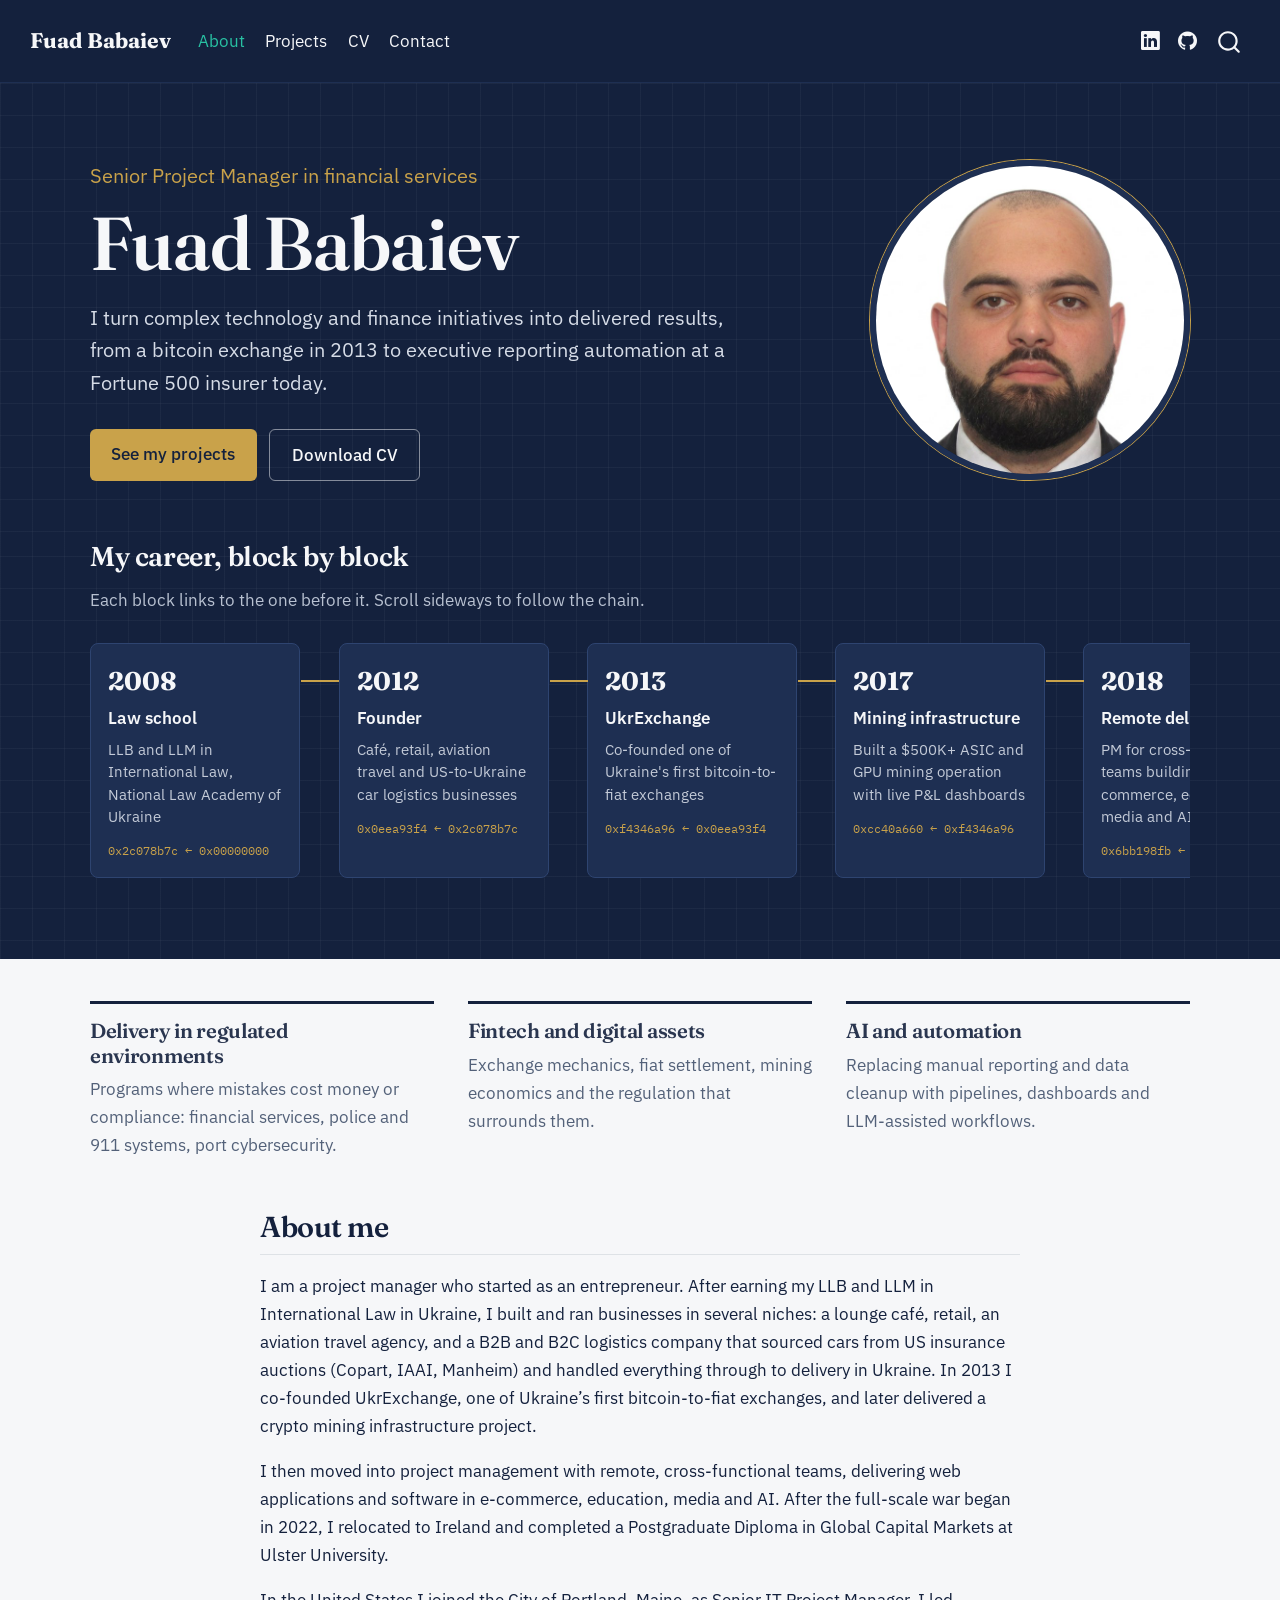
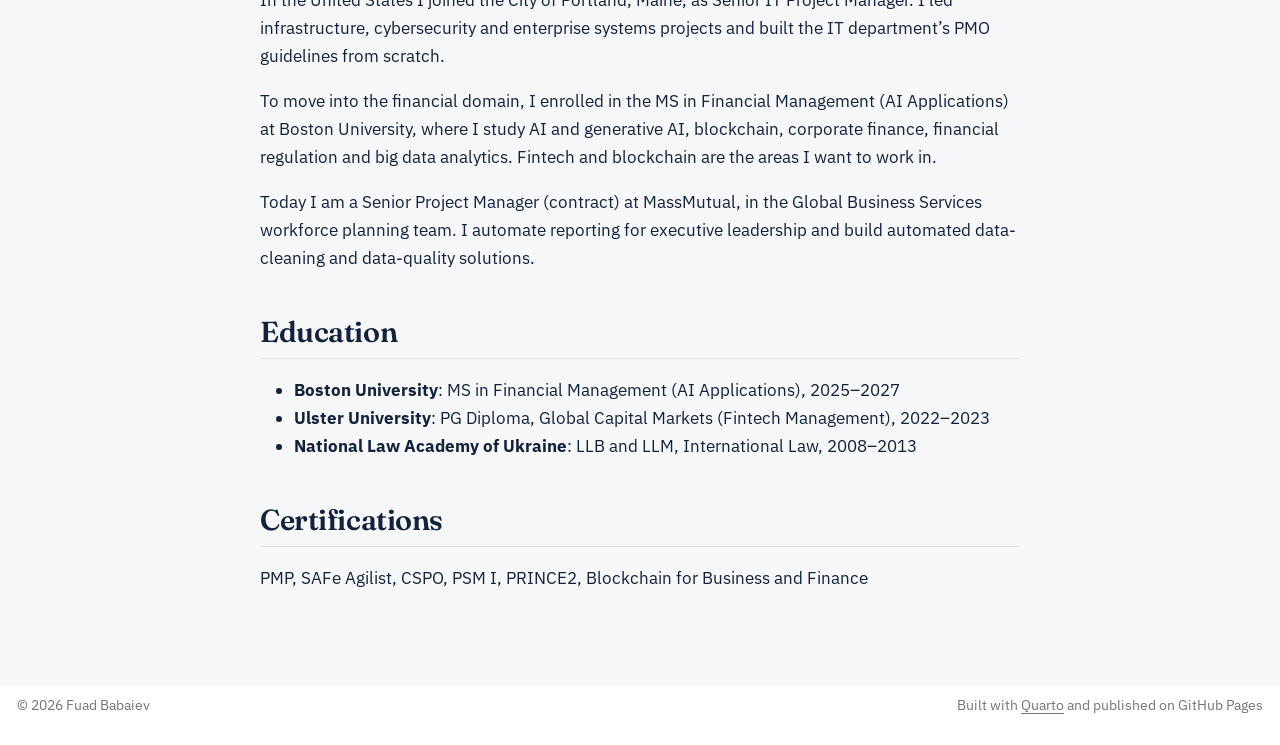
<file: index.html>
<!DOCTYPE html>
<html xmlns="http://www.w3.org/1999/xhtml" lang="en" xml:lang="en"><head>

<meta charset="utf-8">
<meta name="generator" content="quarto-1.10.19">

<meta name="viewport" content="width=device-width, initial-scale=1.0, user-scalable=yes">


<title>Fuad Babaiev | Senior Project Manager, fintech and AI – Fuad Babaiev</title>
<style>
/* Default styles provided by pandoc.
** See https://pandoc.org/MANUAL.html#variables-for-html for config info.
*/
span.smallcaps{font-variant: small-caps;}
div.columns{display: flex; gap: 1.5em;}
div.column{flex: auto;}
@media screen {
div.columns{gap: min(4vw, 1.5em);}
div.column{overflow-x: auto;}
}
div.hanging-indent{margin-left: 1.5em; text-indent: -1.5em;}
ul.task-list{list-style: none;}
ul.task-list li input[type="checkbox"] {
  width: 0.8em;
  margin: 0 0.8em 0.2em -1em; /* quarto-specific, see https://github.com/quarto-dev/quarto-cli/issues/4556 */ 
  vertical-align: middle;
}
</style>


<script src="site_libs/quarto-nav/quarto-nav.js"></script>
<script src="site_libs/quarto-nav/headroom.min.js"></script>
<script src="site_libs/clipboard/clipboard.min.js"></script>
<script src="site_libs/quarto-search/autocomplete.umd.js"></script>
<script src="site_libs/quarto-search/fuse.min.js"></script>
<script src="site_libs/quarto-search/quarto-search.js"></script>
<meta name="quarto:offset" content="./">
<script src="site_libs/quarto-html/quarto.js" type="module"></script>
<script src="site_libs/quarto-html/tabsets/tabsets.js" type="module"></script>
<script src="site_libs/quarto-html/popper.min.js"></script>
<script src="site_libs/quarto-html/tippy.umd.min.js"></script>
<script src="site_libs/quarto-html/anchor.min.js"></script>
<link href="site_libs/quarto-html/tippy.css" rel="stylesheet">
<link href="site_libs/quarto-html/quarto-syntax-highlighting-bf27225e3a48a9273f3daa8f8e829971.css" rel="stylesheet" id="quarto-text-highlighting-styles">
<script src="site_libs/bootstrap/bootstrap.min.js"></script>
<link href="site_libs/bootstrap/bootstrap-icons.css" rel="stylesheet">
<link href="site_libs/bootstrap/bootstrap-7319129f22dfcd5f58a5138ba419b4db.min.css" rel="stylesheet" append-hash="true" id="quarto-bootstrap" data-mode="light">
<script id="quarto-search-options" type="application/json">{
  "location": "navbar",
  "copy-button": false,
  "collapse-after": 3,
  "panel-placement": "end",
  "type": "overlay",
  "limit": 50,
  "keyboard-shortcut": [
    "f",
    "/",
    "s"
  ],
  "show-item-context": false,
  "language": {
    "search-no-results-text": "No results",
    "search-matching-documents-text": "matching documents",
    "search-copy-link-title": "Copy link to search",
    "search-hide-matches-text": "Hide additional matches",
    "search-more-match-text": "more match in this document",
    "search-more-matches-text": "more matches in this document",
    "search-clear-button-title": "Clear",
    "search-text-placeholder": "",
    "search-detached-cancel-button-title": "Cancel",
    "search-submit-button-title": "Submit",
    "search-label": "Search"
  }
}</script>
<style>html{ scroll-behavior: smooth; }</style>


<link rel="stylesheet" href="styles.css">
</head>

<body class="nav-fixed quarto-light">

<div id="quarto-search-results"></div>
  <header id="quarto-header" class="headroom fixed-top">
    <nav class="navbar navbar-expand-lg " data-bs-theme="dark">
      <div class="navbar-container container-fluid">
      <div class="navbar-brand-container mx-auto">
    <a class="navbar-brand" href="./index.html">
    <span class="navbar-title">Fuad Babaiev</span>
    </a>
  </div>
            <div id="quarto-search" class="" title="Search"></div>
          <button class="navbar-toggler" type="button" data-bs-toggle="collapse" data-bs-target="#navbarCollapse" aria-controls="navbarCollapse" role="menu" aria-expanded="false" aria-label="Toggle navigation" onclick="if (window.quartoToggleHeadroom) { window.quartoToggleHeadroom(); }">
  <span class="navbar-toggler-icon"></span>
</button>
          <div class="collapse navbar-collapse" id="navbarCollapse">
            <ul class="navbar-nav navbar-nav-scroll me-auto">
  <li class="nav-item">
    <a class="nav-link active" href="./index.html" aria-current="page"> 
<span class="menu-text">About</span></a>
  </li>  
  <li class="nav-item">
    <a class="nav-link" href="./projects.html"> 
<span class="menu-text">Projects</span></a>
  </li>  
  <li class="nav-item">
    <a class="nav-link" href="./cv.html"> 
<span class="menu-text">CV</span></a>
  </li>  
  <li class="nav-item">
    <a class="nav-link" href="./contact.html"> 
<span class="menu-text">Contact</span></a>
  </li>  
</ul>
            <ul class="navbar-nav navbar-nav-scroll ms-auto">
  <li class="nav-item compact">
    <a class="nav-link" href="https://www.linkedin.com/in/fuad-babaiev"> <i class="bi bi-linkedin" role="img" aria-label="LinkedIn">
</i> 
<span class="menu-text"></span></a>
  </li>  
  <li class="nav-item compact">
    <a class="nav-link" href="https://github.com/fuadbbv"> <i class="bi bi-github" role="img" aria-label="GitHub">
</i> 
<span class="menu-text"></span></a>
  </li>  
</ul>
          </div> <!-- /navcollapse -->
            <div class="quarto-navbar-tools">
</div>
      </div> <!-- /container-fluid -->
    </nav>
</header>
<!-- content -->
<div id="quarto-content" class="quarto-container page-columns page-rows-contents page-layout-full page-navbar">
<!-- sidebar -->
<!-- margin-sidebar -->
    
<!-- main -->
<main class="content column-page" id="quarto-document-content"><header id="title-block-header" class="quarto-title-block"></header>




<section class="hero">
  <div class="hero-inner">
    <div>
      <p class="hero-role">Senior Project Manager in financial services</p>
      <h1>Fuad Babaiev</h1>
      <p class="hero-lede">I turn complex technology and finance initiatives into delivered results, from a bitcoin exchange in 2013 to executive reporting automation at a Fortune 500 insurer today.</p>
      <div class="hero-actions">
        <a class="btn-solid" href="projects.html">See my projects</a>
        <a class="btn-line" href="files/Fuad_Babaiev_CV.pdf">Download CV</a>
      </div>
    </div>
    <img class="hero-photo" src="images/fuad.jpg" alt="Portrait of Fuad Babaiev">
  </div>
</section>

<section class="chain-section" aria-labelledby="chain-title">
  <div class="chain-head">
    <h2 id="chain-title" class="anchored">My career, block by block</h2>
    <p>Each block links to the one before it. Scroll sideways to follow the chain.</p>
  </div>
  <div class="chain" id="chain" tabindex="0" aria-label="Career timeline">
    <article class="block"><div class="year">2008</div><div class="name">Law school</div><div class="what">LLB and LLM in International Law, National Law Academy of Ukraine</div><div class="hash"></div></article>
    <article class="block"><div class="year">2012</div><div class="name">Founder</div><div class="what">Café, retail, aviation travel and US-to-Ukraine car logistics businesses</div><div class="hash"></div></article>
    <article class="block"><div class="year">2013</div><div class="name">UkrExchange</div><div class="what">Co-founded one of Ukraine's first bitcoin-to-fiat exchanges</div><div class="hash"></div></article>
    <article class="block"><div class="year">2017</div><div class="name">Mining infrastructure</div><div class="what">Built a $500K+ ASIC and GPU mining operation with live P&amp;L dashboards</div><div class="hash"></div></article>
    <article class="block"><div class="year">2018</div><div class="name">Remote delivery</div><div class="what">PM for cross-functional teams building e-commerce, education, media and AI products</div><div class="hash"></div></article>
    <article class="block"><div class="year">2022</div><div class="name">Ireland</div><div class="what">PG Diploma in Global Capital Markets, Ulster University</div><div class="hash"></div></article>
    <article class="block"><div class="year">2023</div><div class="name">City of Portland</div><div class="what">Senior IT PM: infrastructure, cybersecurity and a PMO built from scratch</div><div class="hash"></div></article>
    <article class="block"><div class="year">2025</div><div class="name">Boston University</div><div class="what">MS in Financial Management (AI Applications)</div><div class="hash"></div></article>
    <article class="block current"><div class="year">2026</div><div class="name">MassMutual</div><div class="what">Senior PM, automating executive reporting and data quality</div><div class="hash"></div></article>
  </div>
</section>

<section class="focus" aria-label="Focus areas">
  <div>
    <h3 class="anchored">Delivery in regulated environments</h3>
    <p>Programs where mistakes cost money or compliance: financial services, police and 911 systems, port cybersecurity.</p>
  </div>
  <div>
    <h3 class="anchored">Fintech and digital assets</h3>
    <p>Exchange mechanics, fiat settlement, mining economics and the regulation that surrounds them.</p>
  </div>
  <div>
    <h3 class="anchored">AI and automation</h3>
    <p>Replacing manual reporting and data cleanup with pipelines, dashboards and LLM-assisted workflows.</p>
  </div>
</section>
<div class="home-body">
<section id="about-me" class="level2">
<h2 class="anchored" data-anchor-id="about-me">About me</h2>
<p>I am a project manager who started as an entrepreneur. After earning my LLB and LLM in International Law in Ukraine, I built and ran businesses in several niches: a lounge café, retail, an aviation travel agency, and a B2B and B2C logistics company that sourced cars from US insurance auctions (Copart, IAAI, Manheim) and handled everything through to delivery in Ukraine. In 2013 I co-founded UkrExchange, one of Ukraine’s first bitcoin-to-fiat exchanges, and later delivered a crypto mining infrastructure project.</p>
<p>I then moved into project management with remote, cross-functional teams, delivering web applications and software in e-commerce, education, media and AI. After the full-scale war began in 2022, I relocated to Ireland and completed a Postgraduate Diploma in Global Capital Markets at Ulster University.</p>
<p>In the United States I joined the City of Portland, Maine, as Senior IT Project Manager. I led infrastructure, cybersecurity and enterprise systems projects and built the IT department’s PMO guidelines from scratch.</p>
<p>To move into the financial domain, I enrolled in the MS in Financial Management (AI Applications) at Boston University, where I study AI and generative AI, blockchain, corporate finance, financial regulation and big data analytics. Fintech and blockchain are the areas I want to work in.</p>
<p>Today I am a Senior Project Manager (contract) at MassMutual, in the Global Business Services workforce planning team. I automate reporting for executive leadership and build automated data-cleaning and data-quality solutions.</p>
</section>
<section id="education" class="level2">
<h2 class="anchored" data-anchor-id="education">Education</h2>
<ul>
<li><strong>Boston University</strong>: MS in Financial Management (AI Applications), 2025–2027</li>
<li><strong>Ulster University</strong>: PG Diploma, Global Capital Markets (Fintech Management), 2022–2023</li>
<li><strong>National Law Academy of Ukraine</strong>: LLB and LLM, International Law, 2008–2013</li>
</ul>
</section>
<section id="certifications" class="level2">
<h2 class="anchored" data-anchor-id="certifications">Certifications</h2>
<p>PMP, SAFe Agilist, CSPO, PSM I, PRINCE2, Blockchain for Business and Finance</p>
</section>
</div>



</main> <!-- /main -->
<script>
(function () {
  var chain = document.getElementById("chain");
  if (!chain) return;
  var blocks = chain.querySelectorAll(".block");

  // Tiny FNV-1a hash so every block gets a stable, block-specific "hash"
  function fnv(str) {
    var h = 0x811c9dc5;
    for (var i = 0; i < str.length; i++) {
      h ^= str.charCodeAt(i);
      h = Math.imul(h, 0x01000193) >>> 0;
    }
    return ("00000000" + h.toString(16)).slice(-8);
  }

  var prev = "00000000";
  var hashes = [];
  blocks.forEach(function (b) {
    var h = fnv(prev + b.textContent);
    hashes.push({ el: b.querySelector(".hash"), text: "0x" + h + " ← 0x" + prev });
    prev = h;
  });

  var reduce = window.matchMedia("(prefers-reduced-motion: reduce)").matches;
  if (reduce) {
    hashes.forEach(function (x) { x.el.textContent = x.text; });
    return;
  }

  // One orchestrated moment: blocks are mined one after another
  var hex = "0123456789abcdef";
  function scramble(target, el, done) {
    var frames = 0;
    var timer = setInterval(function () {
      frames++;
      el.textContent = target.split("").map(function (c) {
        return /[0-9a-f]/.test(c) ? hex[Math.floor(Math.random() * 16)] : c;
      }).join("");
      if (frames > 8) { clearInterval(timer); el.textContent = target; if (done) done(); }
    }, 45);
  }

  chain.classList.add("is-building");
  blocks.forEach(function (b, i) {
    var delay = i * 260;
    b.style.animationDelay = delay + "ms";
    setTimeout(function () { scramble(hashes[i].text, hashes[i].el); }, delay + 150);
  });
})();
</script>
<script id="quarto-html-after-body" type="application/javascript">
  window.document.addEventListener("DOMContentLoaded", function (event) {
    const icon = "";
    const anchorJS = new window.AnchorJS();
    anchorJS.options = {
      placement: 'right',
      icon: icon
    };
    anchorJS.add('.anchored');
    const isCodeAnnotation = (el) => {
      for (const clz of el.classList) {
        if (clz.startsWith('code-annotation-')) {                     
          return true;
        }
      }
      return false;
    }
    const onCopySuccess = function(e) {
      // button target
      const button = e.trigger;
      // don't keep focus
      button.blur();
      // flash "checked"
      button.classList.add('code-copy-button-checked');
      var currentTitle = button.getAttribute("title");
      button.setAttribute("title", "Copied!");
      let tooltip;
      if (window.bootstrap) {
        button.setAttribute("data-bs-toggle", "tooltip");
        button.setAttribute("data-bs-placement", "left");
        button.setAttribute("data-bs-title", "Copied!");
        tooltip = new bootstrap.Tooltip(button, 
          { trigger: "manual", 
            customClass: "code-copy-button-tooltip",
            offset: [0, -8]});
        tooltip.show();    
      }
      setTimeout(function() {
        if (tooltip) {
          tooltip.hide();
          button.removeAttribute("data-bs-title");
          button.removeAttribute("data-bs-toggle");
          button.removeAttribute("data-bs-placement");
        }
        button.setAttribute("title", currentTitle);
        button.classList.remove('code-copy-button-checked');
      }, 1000);
      // clear code selection
      e.clearSelection();
    }
    const getTextToCopy = function(trigger) {
      const outerScaffold = trigger.parentElement.cloneNode(true);
      const codeEl = outerScaffold.querySelector('code');
      for (const childEl of codeEl.children) {
        if (isCodeAnnotation(childEl)) {
          childEl.remove();
        }
      }
      return codeEl.innerText;
    }
    const clipboard = new window.ClipboardJS('.code-copy-button:not([data-in-quarto-modal])', {
      text: getTextToCopy
    });
    clipboard.on('success', onCopySuccess);
    if (window.document.getElementById('quarto-embedded-source-code-modal')) {
      const clipboardModal = new window.ClipboardJS('.code-copy-button[data-in-quarto-modal]', {
        text: getTextToCopy,
        container: window.document.getElementById('quarto-embedded-source-code-modal')
      });
      clipboardModal.on('success', onCopySuccess);
    }
      var localhostRegex = new RegExp(/^(?:http|https):\/\/localhost\:?[0-9]*\//);
      var mailtoRegex = new RegExp(/^mailto:/);
        var filterRegex = new RegExp("https:\/\/fuadbbv\.github\.io");
      var isInternal = (href) => {
          return filterRegex.test(href) || localhostRegex.test(href) || mailtoRegex.test(href);
      }
      // Inspect non-navigation links and adorn them if external
     var links = window.document.querySelectorAll('a[href]:not(.nav-link):not(.navbar-brand):not(.toc-action):not(.sidebar-link):not(.sidebar-item-toggle):not(.pagination-link):not(.no-external):not([aria-hidden]):not(.dropdown-item):not(.quarto-navigation-tool):not(.about-link)');
      for (var i=0; i<links.length; i++) {
        const link = links[i];
        if (!isInternal(link.href)) {
          // undo the damage that might have been done by quarto-nav.js in the case of
          // links that we want to consider external
          if (link.dataset.originalHref !== undefined) {
            link.href = link.dataset.originalHref;
          }
        }
      }
    function tippyHover(el, contentFn, onTriggerFn, onUntriggerFn) {
      const config = {
        allowHTML: true,
        maxWidth: 500,
        delay: 100,
        arrow: false,
        appendTo: function(el) {
            return el.parentElement;
        },
        interactive: true,
        interactiveBorder: 10,
        theme: 'quarto',
        placement: 'bottom-start',
      };
      if (contentFn) {
        config.content = contentFn;
      }
      if (onTriggerFn) {
        config.onTrigger = onTriggerFn;
      }
      if (onUntriggerFn) {
        config.onUntrigger = onUntriggerFn;
      }
      window.tippy(el, config); 
    }
    const noterefs = window.document.querySelectorAll('a[role="doc-noteref"]');
    for (var i=0; i<noterefs.length; i++) {
      const ref = noterefs[i];
      tippyHover(ref, function() {
        // use id or data attribute instead here
        let href = ref.getAttribute('data-footnote-href') || ref.getAttribute('href');
        try { href = new URL(href).hash; } catch {}
        const id = href.replace(/^#\/?/, "");
        const note = window.document.getElementById(id);
        if (note) {
          return note.innerHTML;
        } else {
          return "";
        }
      });
    }
    const xrefs = window.document.querySelectorAll('a.quarto-xref');
    const processXRef = (id, note) => {
      // Strip column container classes
      const stripColumnClz = (el) => {
        el.classList.remove("page-full", "page-columns");
        if (el.children) {
          for (const child of el.children) {
            stripColumnClz(child);
          }
        }
      }
      stripColumnClz(note)
      if (id === null || id.startsWith('sec-')) {
        // Special case sections, only their first couple elements
        const container = document.createElement("div");
        if (note.children && note.children.length > 2) {
          container.appendChild(note.children[0].cloneNode(true));
          for (let i = 1; i < note.children.length; i++) {
            const child = note.children[i];
            if (child.tagName === "P" && child.innerText === "") {
              continue;
            } else {
              container.appendChild(child.cloneNode(true));
              break;
            }
          }
          if (window.Quarto?.typesetMath) {
            window.Quarto.typesetMath(container);
          }
          return container.innerHTML
        } else {
          if (window.Quarto?.typesetMath) {
            window.Quarto.typesetMath(note);
          }
          return note.innerHTML;
        }
      } else {
        // Remove any anchor links if they are present
        const anchorLink = note.querySelector('a.anchorjs-link');
        if (anchorLink) {
          anchorLink.remove();
        }
        if (window.Quarto?.typesetMath) {
          window.Quarto.typesetMath(note);
        }
        if (note.classList.contains("callout")) {
          return note.outerHTML;
        } else {
          return note.innerHTML;
        }
      }
    }
    for (var i=0; i<xrefs.length; i++) {
      const xref = xrefs[i];
      tippyHover(xref, undefined, function(instance) {
        instance.disable();
        let url = xref.getAttribute('href');
        let hash = undefined; 
        if (url.startsWith('#')) {
          hash = url;
        } else {
          try { hash = new URL(url).hash; } catch {}
        }
        if (hash) {
          const id = hash.replace(/^#\/?/, "");
          const note = window.document.getElementById(id);
          if (note !== null) {
            try {
              const html = processXRef(id, note.cloneNode(true));
              instance.setContent(html);
            } finally {
              instance.enable();
              instance.show();
            }
          } else {
            // See if we can fetch this
            fetch(url.split('#')[0])
            .then(res => res.text())
            .then(html => {
              const parser = new DOMParser();
              const htmlDoc = parser.parseFromString(html, "text/html");
              const note = htmlDoc.getElementById(id);
              if (note !== null) {
                const html = processXRef(id, note);
                instance.setContent(html);
              } 
            }).finally(() => {
              instance.enable();
              instance.show();
            });
          }
        } else {
          // See if we can fetch a full url (with no hash to target)
          // This is a special case and we should probably do some content thinning / targeting
          fetch(url)
          .then(res => res.text())
          .then(html => {
            const parser = new DOMParser();
            const htmlDoc = parser.parseFromString(html, "text/html");
            const note = htmlDoc.querySelector('main.content');
            if (note !== null) {
              // This should only happen for chapter cross references
              // (since there is no id in the URL)
              // remove the first header
              if (note.children.length > 0 && note.children[0].tagName === "HEADER") {
                note.children[0].remove();
              }
              const html = processXRef(null, note);
              instance.setContent(html);
            } 
          }).finally(() => {
            instance.enable();
            instance.show();
          });
        }
      }, function(instance) {
      });
    }
        let selectedAnnoteEl;
        const selectorForAnnotation = ( cell, annotation) => {
          let cellAttr = 'data-code-cell="' + cell + '"';
          let lineAttr = 'data-code-annotation="' +  annotation + '"';
          const selector = 'span[' + cellAttr + '][' + lineAttr + ']';
          return selector;
        }
        const selectCodeLines = (annoteEl) => {
          const doc = window.document;
          const targetCell = annoteEl.getAttribute("data-target-cell");
          const targetAnnotation = annoteEl.getAttribute("data-target-annotation");
          const annoteSpan = window.document.querySelector(selectorForAnnotation(targetCell, targetAnnotation));
          const lines = annoteSpan.getAttribute("data-code-lines").split(",");
          const lineIds = lines.map((line) => {
            return targetCell + "-" + line;
          })
          let top = null;
          let height = null;
          let parent = null;
          if (lineIds.length > 0) {
              //compute the position of the single el (top and bottom and make a div)
              const el = window.document.getElementById(lineIds[0]);
              top = el.offsetTop;
              height = el.offsetHeight;
              parent = el.parentElement.parentElement;
            if (lineIds.length > 1) {
              const lastEl = window.document.getElementById(lineIds[lineIds.length - 1]);
              const bottom = lastEl.offsetTop + lastEl.offsetHeight;
              height = bottom - top;
            }
            if (top !== null && height !== null && parent !== null) {
              // cook up a div (if necessary) and position it 
              let div = window.document.getElementById("code-annotation-line-highlight");
              if (div === null) {
                div = window.document.createElement("div");
                div.setAttribute("id", "code-annotation-line-highlight");
                div.style.position = 'absolute';
                parent.appendChild(div);
              }
              div.style.top = top - 2 + "px";
              div.style.height = height + 4 + "px";
              div.style.left = 0;
              let gutterDiv = window.document.getElementById("code-annotation-line-highlight-gutter");
              if (gutterDiv === null) {
                gutterDiv = window.document.createElement("div");
                gutterDiv.setAttribute("id", "code-annotation-line-highlight-gutter");
                gutterDiv.style.position = 'absolute';
                const codeCell = window.document.getElementById(targetCell);
                const gutter = codeCell.querySelector('.code-annotation-gutter');
                gutter.appendChild(gutterDiv);
              }
              gutterDiv.style.top = top - 2 + "px";
              gutterDiv.style.height = height + 4 + "px";
            }
            selectedAnnoteEl = annoteEl;
          }
        };
        const unselectCodeLines = () => {
          const elementsIds = ["code-annotation-line-highlight", "code-annotation-line-highlight-gutter"];
          elementsIds.forEach((elId) => {
            const div = window.document.getElementById(elId);
            if (div) {
              div.remove();
            }
          });
          selectedAnnoteEl = undefined;
        };
          // Handle positioning of the toggle
      window.addEventListener(
        "resize",
        throttle(() => {
          elRect = undefined;
          if (selectedAnnoteEl) {
            selectCodeLines(selectedAnnoteEl);
          }
        }, 10)
      );
      function throttle(fn, ms) {
      let throttle = false;
      let timer;
        return (...args) => {
          if(!throttle) { // first call gets through
              fn.apply(this, args);
              throttle = true;
          } else { // all the others get throttled
              if(timer) clearTimeout(timer); // cancel #2
              timer = setTimeout(() => {
                fn.apply(this, args);
                timer = throttle = false;
              }, ms);
          }
        };
      }
        // Attach click handler to the DT
        const annoteDls = window.document.querySelectorAll('dt[data-target-cell]');
        for (const annoteDlNode of annoteDls) {
          annoteDlNode.addEventListener('click', (event) => {
            const clickedEl = event.target;
            if (clickedEl !== selectedAnnoteEl) {
              unselectCodeLines();
              const activeEl = window.document.querySelector('dt[data-target-cell].code-annotation-active');
              if (activeEl) {
                activeEl.classList.remove('code-annotation-active');
              }
              selectCodeLines(clickedEl);
              clickedEl.classList.add('code-annotation-active');
            } else {
              // Unselect the line
              unselectCodeLines();
              clickedEl.classList.remove('code-annotation-active');
            }
          });
        }
    const findCites = (el) => {
      const parentEl = el.parentElement;
      if (parentEl) {
        const cites = parentEl.dataset.cites;
        if (cites) {
          return {
            el,
            cites: cites.split(' ')
          };
        } else {
          return findCites(el.parentElement)
        }
      } else {
        return undefined;
      }
    };
    var bibliorefs = window.document.querySelectorAll('a[role="doc-biblioref"]');
    for (var i=0; i<bibliorefs.length; i++) {
      const ref = bibliorefs[i];
      const citeInfo = findCites(ref);
      if (citeInfo) {
        tippyHover(citeInfo.el, function() {
          var popup = window.document.createElement('div');
          citeInfo.cites.forEach(function(cite) {
            var citeDiv = window.document.createElement('div');
            citeDiv.classList.add('hanging-indent');
            citeDiv.classList.add('csl-entry');
            var biblioDiv = window.document.getElementById('ref-' + cite);
            if (biblioDiv) {
              citeDiv.innerHTML = biblioDiv.innerHTML;
            }
            popup.appendChild(citeDiv);
          });
          return popup.innerHTML;
        });
      }
    }
  });
  </script>
</div> <!-- /content -->
<footer class="footer">
  <div class="nav-footer">
    <div class="nav-footer-left">
<p>© 2026 Fuad Babaiev</p>
</div>   
    <div class="nav-footer-center">
      &nbsp;
    </div>
    <div class="nav-footer-right">
<p>Built with <a href="https://quarto.org">Quarto</a> and published on GitHub Pages</p>
</div>
  </div>
</footer>




<script src="site_libs/quarto-html/zenscroll-min.js"></script>
</body></html>
</file>
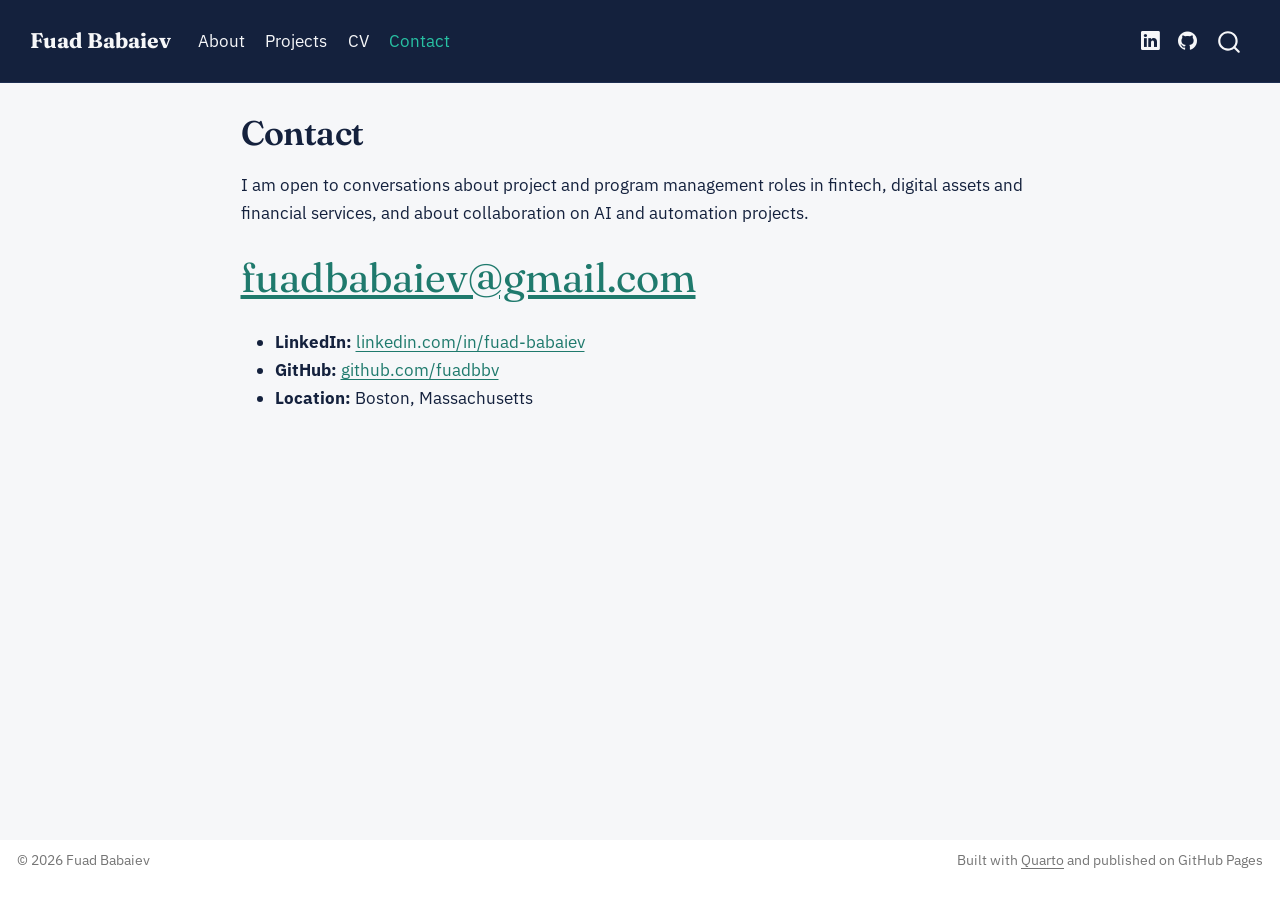
<file: contact.html>
<!DOCTYPE html>
<html xmlns="http://www.w3.org/1999/xhtml" lang="en" xml:lang="en"><head>

<meta charset="utf-8">
<meta name="generator" content="quarto-1.10.19">

<meta name="viewport" content="width=device-width, initial-scale=1.0, user-scalable=yes">


<title>Contact – Fuad Babaiev</title>
<style>
/* Default styles provided by pandoc.
** See https://pandoc.org/MANUAL.html#variables-for-html for config info.
*/
span.smallcaps{font-variant: small-caps;}
div.columns{display: flex; gap: 1.5em;}
div.column{flex: auto;}
@media screen {
div.columns{gap: min(4vw, 1.5em);}
div.column{overflow-x: auto;}
}
div.hanging-indent{margin-left: 1.5em; text-indent: -1.5em;}
ul.task-list{list-style: none;}
ul.task-list li input[type="checkbox"] {
  width: 0.8em;
  margin: 0 0.8em 0.2em -1em; /* quarto-specific, see https://github.com/quarto-dev/quarto-cli/issues/4556 */ 
  vertical-align: middle;
}
</style>


<script src="site_libs/quarto-nav/quarto-nav.js"></script>
<script src="site_libs/quarto-nav/headroom.min.js"></script>
<script src="site_libs/clipboard/clipboard.min.js"></script>
<script src="site_libs/quarto-search/autocomplete.umd.js"></script>
<script src="site_libs/quarto-search/fuse.min.js"></script>
<script src="site_libs/quarto-search/quarto-search.js"></script>
<meta name="quarto:offset" content="./">
<script src="site_libs/quarto-html/quarto.js" type="module"></script>
<script src="site_libs/quarto-html/tabsets/tabsets.js" type="module"></script>
<script src="site_libs/quarto-html/popper.min.js"></script>
<script src="site_libs/quarto-html/tippy.umd.min.js"></script>
<script src="site_libs/quarto-html/anchor.min.js"></script>
<link href="site_libs/quarto-html/tippy.css" rel="stylesheet">
<link href="site_libs/quarto-html/quarto-syntax-highlighting-bf27225e3a48a9273f3daa8f8e829971.css" rel="stylesheet" id="quarto-text-highlighting-styles">
<script src="site_libs/bootstrap/bootstrap.min.js"></script>
<link href="site_libs/bootstrap/bootstrap-icons.css" rel="stylesheet">
<link href="site_libs/bootstrap/bootstrap-d0339d1514077a1135e4457a594f8ff5.min.css" rel="stylesheet" append-hash="true" id="quarto-bootstrap" data-mode="light">
<script id="quarto-search-options" type="application/json">{
  "location": "navbar",
  "copy-button": false,
  "collapse-after": 3,
  "panel-placement": "end",
  "type": "overlay",
  "limit": 50,
  "keyboard-shortcut": [
    "f",
    "/",
    "s"
  ],
  "show-item-context": false,
  "language": {
    "search-no-results-text": "No results",
    "search-matching-documents-text": "matching documents",
    "search-copy-link-title": "Copy link to search",
    "search-hide-matches-text": "Hide additional matches",
    "search-more-match-text": "more match in this document",
    "search-more-matches-text": "more matches in this document",
    "search-clear-button-title": "Clear",
    "search-text-placeholder": "",
    "search-detached-cancel-button-title": "Cancel",
    "search-submit-button-title": "Submit",
    "search-label": "Search"
  }
}</script>
<style>html{ scroll-behavior: smooth; }</style>


<link rel="stylesheet" href="styles.css">
</head>

<body class="nav-fixed fullcontent quarto-light">

<div id="quarto-search-results"></div>
  <header id="quarto-header" class="headroom fixed-top">
    <nav class="navbar navbar-expand-lg " data-bs-theme="dark">
      <div class="navbar-container container-fluid">
      <div class="navbar-brand-container mx-auto">
    <a class="navbar-brand" href="./index.html">
    <span class="navbar-title">Fuad Babaiev</span>
    </a>
  </div>
            <div id="quarto-search" class="" title="Search"></div>
          <button class="navbar-toggler" type="button" data-bs-toggle="collapse" data-bs-target="#navbarCollapse" aria-controls="navbarCollapse" role="menu" aria-expanded="false" aria-label="Toggle navigation" onclick="if (window.quartoToggleHeadroom) { window.quartoToggleHeadroom(); }">
  <span class="navbar-toggler-icon"></span>
</button>
          <div class="collapse navbar-collapse" id="navbarCollapse">
            <ul class="navbar-nav navbar-nav-scroll me-auto">
  <li class="nav-item">
    <a class="nav-link" href="./index.html"> 
<span class="menu-text">About</span></a>
  </li>  
  <li class="nav-item">
    <a class="nav-link" href="./projects.html"> 
<span class="menu-text">Projects</span></a>
  </li>  
  <li class="nav-item">
    <a class="nav-link" href="./cv.html"> 
<span class="menu-text">CV</span></a>
  </li>  
  <li class="nav-item">
    <a class="nav-link active" href="./contact.html" aria-current="page"> 
<span class="menu-text">Contact</span></a>
  </li>  
</ul>
            <ul class="navbar-nav navbar-nav-scroll ms-auto">
  <li class="nav-item compact">
    <a class="nav-link" href="https://www.linkedin.com/in/fuad-babaiev"> <i class="bi bi-linkedin" role="img" aria-label="LinkedIn">
</i> 
<span class="menu-text"></span></a>
  </li>  
  <li class="nav-item compact">
    <a class="nav-link" href="https://github.com/fuadbbv"> <i class="bi bi-github" role="img" aria-label="GitHub">
</i> 
<span class="menu-text"></span></a>
  </li>  
</ul>
          </div> <!-- /navcollapse -->
            <div class="quarto-navbar-tools">
</div>
      </div> <!-- /container-fluid -->
    </nav>
</header>
<!-- content -->
<div id="quarto-content" class="quarto-container page-columns page-rows-contents page-layout-article page-navbar">
<!-- sidebar -->
<!-- margin-sidebar -->
    
<!-- main -->
<main class="content" id="quarto-document-content">

<header id="title-block-header" class="quarto-title-block default">
<div class="quarto-title">
<h1 class="title">Contact</h1>
</div>



<div class="quarto-title-meta">

    
  
    
  </div>
  


</header>


<p>I am open to conversations about project and program management roles in fintech, digital assets and financial services, and about collaboration on AI and automation projects.</p>
<p><span class="contact-big"><a href="mailto:fuadbabaiev@gmail.com">fuadbabaiev@gmail.com</a></span></p>
<ul>
<li><strong>LinkedIn:</strong> <a href="https://www.linkedin.com/in/fuad-babaiev">linkedin.com/in/fuad-babaiev</a></li>
<li><strong>GitHub:</strong> <a href="https://github.com/fuadbbv">github.com/fuadbbv</a></li>
<li><strong>Location:</strong> Boston, Massachusetts</li>
</ul>



</main> <!-- /main -->
<script id="quarto-html-after-body" type="application/javascript">
  window.document.addEventListener("DOMContentLoaded", function (event) {
    const icon = "";
    const anchorJS = new window.AnchorJS();
    anchorJS.options = {
      placement: 'right',
      icon: icon
    };
    anchorJS.add('.anchored');
    const isCodeAnnotation = (el) => {
      for (const clz of el.classList) {
        if (clz.startsWith('code-annotation-')) {                     
          return true;
        }
      }
      return false;
    }
    const onCopySuccess = function(e) {
      // button target
      const button = e.trigger;
      // don't keep focus
      button.blur();
      // flash "checked"
      button.classList.add('code-copy-button-checked');
      var currentTitle = button.getAttribute("title");
      button.setAttribute("title", "Copied!");
      let tooltip;
      if (window.bootstrap) {
        button.setAttribute("data-bs-toggle", "tooltip");
        button.setAttribute("data-bs-placement", "left");
        button.setAttribute("data-bs-title", "Copied!");
        tooltip = new bootstrap.Tooltip(button, 
          { trigger: "manual", 
            customClass: "code-copy-button-tooltip",
            offset: [0, -8]});
        tooltip.show();    
      }
      setTimeout(function() {
        if (tooltip) {
          tooltip.hide();
          button.removeAttribute("data-bs-title");
          button.removeAttribute("data-bs-toggle");
          button.removeAttribute("data-bs-placement");
        }
        button.setAttribute("title", currentTitle);
        button.classList.remove('code-copy-button-checked');
      }, 1000);
      // clear code selection
      e.clearSelection();
    }
    const getTextToCopy = function(trigger) {
      const outerScaffold = trigger.parentElement.cloneNode(true);
      const codeEl = outerScaffold.querySelector('code');
      for (const childEl of codeEl.children) {
        if (isCodeAnnotation(childEl)) {
          childEl.remove();
        }
      }
      return codeEl.innerText;
    }
    const clipboard = new window.ClipboardJS('.code-copy-button:not([data-in-quarto-modal])', {
      text: getTextToCopy
    });
    clipboard.on('success', onCopySuccess);
    if (window.document.getElementById('quarto-embedded-source-code-modal')) {
      const clipboardModal = new window.ClipboardJS('.code-copy-button[data-in-quarto-modal]', {
        text: getTextToCopy,
        container: window.document.getElementById('quarto-embedded-source-code-modal')
      });
      clipboardModal.on('success', onCopySuccess);
    }
      var localhostRegex = new RegExp(/^(?:http|https):\/\/localhost\:?[0-9]*\//);
      var mailtoRegex = new RegExp(/^mailto:/);
        var filterRegex = new RegExp("https:\/\/fuadbbv\.github\.io");
      var isInternal = (href) => {
          return filterRegex.test(href) || localhostRegex.test(href) || mailtoRegex.test(href);
      }
      // Inspect non-navigation links and adorn them if external
     var links = window.document.querySelectorAll('a[href]:not(.nav-link):not(.navbar-brand):not(.toc-action):not(.sidebar-link):not(.sidebar-item-toggle):not(.pagination-link):not(.no-external):not([aria-hidden]):not(.dropdown-item):not(.quarto-navigation-tool):not(.about-link)');
      for (var i=0; i<links.length; i++) {
        const link = links[i];
        if (!isInternal(link.href)) {
          // undo the damage that might have been done by quarto-nav.js in the case of
          // links that we want to consider external
          if (link.dataset.originalHref !== undefined) {
            link.href = link.dataset.originalHref;
          }
        }
      }
    function tippyHover(el, contentFn, onTriggerFn, onUntriggerFn) {
      const config = {
        allowHTML: true,
        maxWidth: 500,
        delay: 100,
        arrow: false,
        appendTo: function(el) {
            return el.parentElement;
        },
        interactive: true,
        interactiveBorder: 10,
        theme: 'quarto',
        placement: 'bottom-start',
      };
      if (contentFn) {
        config.content = contentFn;
      }
      if (onTriggerFn) {
        config.onTrigger = onTriggerFn;
      }
      if (onUntriggerFn) {
        config.onUntrigger = onUntriggerFn;
      }
      window.tippy(el, config); 
    }
    const noterefs = window.document.querySelectorAll('a[role="doc-noteref"]');
    for (var i=0; i<noterefs.length; i++) {
      const ref = noterefs[i];
      tippyHover(ref, function() {
        // use id or data attribute instead here
        let href = ref.getAttribute('data-footnote-href') || ref.getAttribute('href');
        try { href = new URL(href).hash; } catch {}
        const id = href.replace(/^#\/?/, "");
        const note = window.document.getElementById(id);
        if (note) {
          return note.innerHTML;
        } else {
          return "";
        }
      });
    }
    const xrefs = window.document.querySelectorAll('a.quarto-xref');
    const processXRef = (id, note) => {
      // Strip column container classes
      const stripColumnClz = (el) => {
        el.classList.remove("page-full", "page-columns");
        if (el.children) {
          for (const child of el.children) {
            stripColumnClz(child);
          }
        }
      }
      stripColumnClz(note)
      if (id === null || id.startsWith('sec-')) {
        // Special case sections, only their first couple elements
        const container = document.createElement("div");
        if (note.children && note.children.length > 2) {
          container.appendChild(note.children[0].cloneNode(true));
          for (let i = 1; i < note.children.length; i++) {
            const child = note.children[i];
            if (child.tagName === "P" && child.innerText === "") {
              continue;
            } else {
              container.appendChild(child.cloneNode(true));
              break;
            }
          }
          if (window.Quarto?.typesetMath) {
            window.Quarto.typesetMath(container);
          }
          return container.innerHTML
        } else {
          if (window.Quarto?.typesetMath) {
            window.Quarto.typesetMath(note);
          }
          return note.innerHTML;
        }
      } else {
        // Remove any anchor links if they are present
        const anchorLink = note.querySelector('a.anchorjs-link');
        if (anchorLink) {
          anchorLink.remove();
        }
        if (window.Quarto?.typesetMath) {
          window.Quarto.typesetMath(note);
        }
        if (note.classList.contains("callout")) {
          return note.outerHTML;
        } else {
          return note.innerHTML;
        }
      }
    }
    for (var i=0; i<xrefs.length; i++) {
      const xref = xrefs[i];
      tippyHover(xref, undefined, function(instance) {
        instance.disable();
        let url = xref.getAttribute('href');
        let hash = undefined; 
        if (url.startsWith('#')) {
          hash = url;
        } else {
          try { hash = new URL(url).hash; } catch {}
        }
        if (hash) {
          const id = hash.replace(/^#\/?/, "");
          const note = window.document.getElementById(id);
          if (note !== null) {
            try {
              const html = processXRef(id, note.cloneNode(true));
              instance.setContent(html);
            } finally {
              instance.enable();
              instance.show();
            }
          } else {
            // See if we can fetch this
            fetch(url.split('#')[0])
            .then(res => res.text())
            .then(html => {
              const parser = new DOMParser();
              const htmlDoc = parser.parseFromString(html, "text/html");
              const note = htmlDoc.getElementById(id);
              if (note !== null) {
                const html = processXRef(id, note);
                instance.setContent(html);
              } 
            }).finally(() => {
              instance.enable();
              instance.show();
            });
          }
        } else {
          // See if we can fetch a full url (with no hash to target)
          // This is a special case and we should probably do some content thinning / targeting
          fetch(url)
          .then(res => res.text())
          .then(html => {
            const parser = new DOMParser();
            const htmlDoc = parser.parseFromString(html, "text/html");
            const note = htmlDoc.querySelector('main.content');
            if (note !== null) {
              // This should only happen for chapter cross references
              // (since there is no id in the URL)
              // remove the first header
              if (note.children.length > 0 && note.children[0].tagName === "HEADER") {
                note.children[0].remove();
              }
              const html = processXRef(null, note);
              instance.setContent(html);
            } 
          }).finally(() => {
            instance.enable();
            instance.show();
          });
        }
      }, function(instance) {
      });
    }
        let selectedAnnoteEl;
        const selectorForAnnotation = ( cell, annotation) => {
          let cellAttr = 'data-code-cell="' + cell + '"';
          let lineAttr = 'data-code-annotation="' +  annotation + '"';
          const selector = 'span[' + cellAttr + '][' + lineAttr + ']';
          return selector;
        }
        const selectCodeLines = (annoteEl) => {
          const doc = window.document;
          const targetCell = annoteEl.getAttribute("data-target-cell");
          const targetAnnotation = annoteEl.getAttribute("data-target-annotation");
          const annoteSpan = window.document.querySelector(selectorForAnnotation(targetCell, targetAnnotation));
          const lines = annoteSpan.getAttribute("data-code-lines").split(",");
          const lineIds = lines.map((line) => {
            return targetCell + "-" + line;
          })
          let top = null;
          let height = null;
          let parent = null;
          if (lineIds.length > 0) {
              //compute the position of the single el (top and bottom and make a div)
              const el = window.document.getElementById(lineIds[0]);
              top = el.offsetTop;
              height = el.offsetHeight;
              parent = el.parentElement.parentElement;
            if (lineIds.length > 1) {
              const lastEl = window.document.getElementById(lineIds[lineIds.length - 1]);
              const bottom = lastEl.offsetTop + lastEl.offsetHeight;
              height = bottom - top;
            }
            if (top !== null && height !== null && parent !== null) {
              // cook up a div (if necessary) and position it 
              let div = window.document.getElementById("code-annotation-line-highlight");
              if (div === null) {
                div = window.document.createElement("div");
                div.setAttribute("id", "code-annotation-line-highlight");
                div.style.position = 'absolute';
                parent.appendChild(div);
              }
              div.style.top = top - 2 + "px";
              div.style.height = height + 4 + "px";
              div.style.left = 0;
              let gutterDiv = window.document.getElementById("code-annotation-line-highlight-gutter");
              if (gutterDiv === null) {
                gutterDiv = window.document.createElement("div");
                gutterDiv.setAttribute("id", "code-annotation-line-highlight-gutter");
                gutterDiv.style.position = 'absolute';
                const codeCell = window.document.getElementById(targetCell);
                const gutter = codeCell.querySelector('.code-annotation-gutter');
                gutter.appendChild(gutterDiv);
              }
              gutterDiv.style.top = top - 2 + "px";
              gutterDiv.style.height = height + 4 + "px";
            }
            selectedAnnoteEl = annoteEl;
          }
        };
        const unselectCodeLines = () => {
          const elementsIds = ["code-annotation-line-highlight", "code-annotation-line-highlight-gutter"];
          elementsIds.forEach((elId) => {
            const div = window.document.getElementById(elId);
            if (div) {
              div.remove();
            }
          });
          selectedAnnoteEl = undefined;
        };
          // Handle positioning of the toggle
      window.addEventListener(
        "resize",
        throttle(() => {
          elRect = undefined;
          if (selectedAnnoteEl) {
            selectCodeLines(selectedAnnoteEl);
          }
        }, 10)
      );
      function throttle(fn, ms) {
      let throttle = false;
      let timer;
        return (...args) => {
          if(!throttle) { // first call gets through
              fn.apply(this, args);
              throttle = true;
          } else { // all the others get throttled
              if(timer) clearTimeout(timer); // cancel #2
              timer = setTimeout(() => {
                fn.apply(this, args);
                timer = throttle = false;
              }, ms);
          }
        };
      }
        // Attach click handler to the DT
        const annoteDls = window.document.querySelectorAll('dt[data-target-cell]');
        for (const annoteDlNode of annoteDls) {
          annoteDlNode.addEventListener('click', (event) => {
            const clickedEl = event.target;
            if (clickedEl !== selectedAnnoteEl) {
              unselectCodeLines();
              const activeEl = window.document.querySelector('dt[data-target-cell].code-annotation-active');
              if (activeEl) {
                activeEl.classList.remove('code-annotation-active');
              }
              selectCodeLines(clickedEl);
              clickedEl.classList.add('code-annotation-active');
            } else {
              // Unselect the line
              unselectCodeLines();
              clickedEl.classList.remove('code-annotation-active');
            }
          });
        }
    const findCites = (el) => {
      const parentEl = el.parentElement;
      if (parentEl) {
        const cites = parentEl.dataset.cites;
        if (cites) {
          return {
            el,
            cites: cites.split(' ')
          };
        } else {
          return findCites(el.parentElement)
        }
      } else {
        return undefined;
      }
    };
    var bibliorefs = window.document.querySelectorAll('a[role="doc-biblioref"]');
    for (var i=0; i<bibliorefs.length; i++) {
      const ref = bibliorefs[i];
      const citeInfo = findCites(ref);
      if (citeInfo) {
        tippyHover(citeInfo.el, function() {
          var popup = window.document.createElement('div');
          citeInfo.cites.forEach(function(cite) {
            var citeDiv = window.document.createElement('div');
            citeDiv.classList.add('hanging-indent');
            citeDiv.classList.add('csl-entry');
            var biblioDiv = window.document.getElementById('ref-' + cite);
            if (biblioDiv) {
              citeDiv.innerHTML = biblioDiv.innerHTML;
            }
            popup.appendChild(citeDiv);
          });
          return popup.innerHTML;
        });
      }
    }
  });
  </script>
</div> <!-- /content -->
<footer class="footer">
  <div class="nav-footer">
    <div class="nav-footer-left">
<p>© 2026 Fuad Babaiev</p>
</div>   
    <div class="nav-footer-center">
      &nbsp;
    </div>
    <div class="nav-footer-right">
<p>Built with <a href="https://quarto.org">Quarto</a> and published on GitHub Pages</p>
</div>
  </div>
</footer>




<script src="site_libs/quarto-html/zenscroll-min.js"></script>
</body></html>
</file>
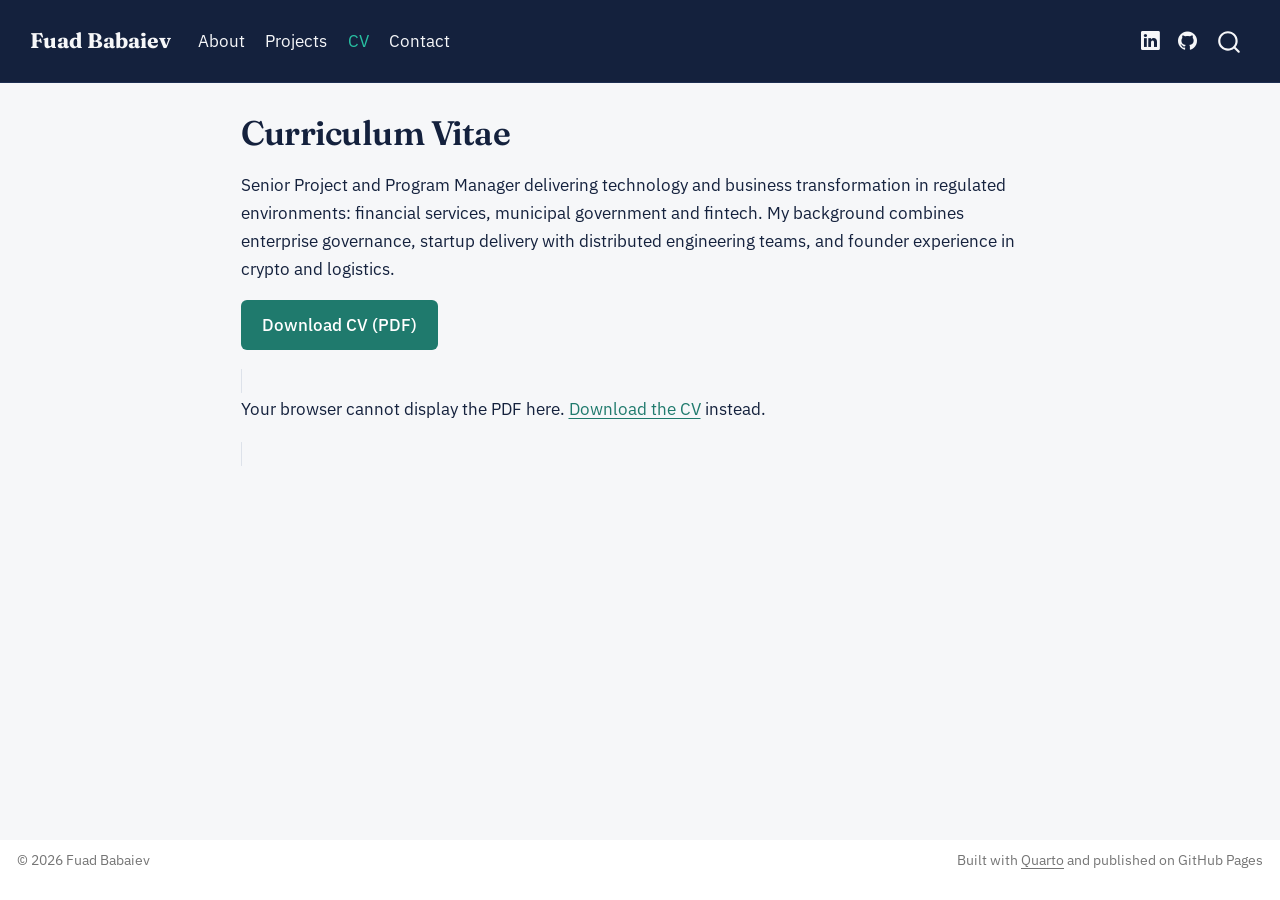
<file: cv.html>
<!DOCTYPE html>
<html xmlns="http://www.w3.org/1999/xhtml" lang="en" xml:lang="en"><head>

<meta charset="utf-8">
<meta name="generator" content="quarto-1.10.19">

<meta name="viewport" content="width=device-width, initial-scale=1.0, user-scalable=yes">


<title>Curriculum Vitae – Fuad Babaiev</title>
<style>
/* Default styles provided by pandoc.
** See https://pandoc.org/MANUAL.html#variables-for-html for config info.
*/
span.smallcaps{font-variant: small-caps;}
div.columns{display: flex; gap: 1.5em;}
div.column{flex: auto;}
@media screen {
div.columns{gap: min(4vw, 1.5em);}
div.column{overflow-x: auto;}
}
div.hanging-indent{margin-left: 1.5em; text-indent: -1.5em;}
ul.task-list{list-style: none;}
ul.task-list li input[type="checkbox"] {
  width: 0.8em;
  margin: 0 0.8em 0.2em -1em; /* quarto-specific, see https://github.com/quarto-dev/quarto-cli/issues/4556 */ 
  vertical-align: middle;
}
</style>


<script src="site_libs/quarto-nav/quarto-nav.js"></script>
<script src="site_libs/quarto-nav/headroom.min.js"></script>
<script src="site_libs/clipboard/clipboard.min.js"></script>
<script src="site_libs/quarto-search/autocomplete.umd.js"></script>
<script src="site_libs/quarto-search/fuse.min.js"></script>
<script src="site_libs/quarto-search/quarto-search.js"></script>
<meta name="quarto:offset" content="./">
<script src="site_libs/quarto-html/quarto.js" type="module"></script>
<script src="site_libs/quarto-html/tabsets/tabsets.js" type="module"></script>
<script src="site_libs/quarto-html/popper.min.js"></script>
<script src="site_libs/quarto-html/tippy.umd.min.js"></script>
<script src="site_libs/quarto-html/anchor.min.js"></script>
<link href="site_libs/quarto-html/tippy.css" rel="stylesheet">
<link href="site_libs/quarto-html/quarto-syntax-highlighting-bf27225e3a48a9273f3daa8f8e829971.css" rel="stylesheet" id="quarto-text-highlighting-styles">
<script src="site_libs/bootstrap/bootstrap.min.js"></script>
<link href="site_libs/bootstrap/bootstrap-icons.css" rel="stylesheet">
<link href="site_libs/bootstrap/bootstrap-d0339d1514077a1135e4457a594f8ff5.min.css" rel="stylesheet" append-hash="true" id="quarto-bootstrap" data-mode="light">
<script id="quarto-search-options" type="application/json">{
  "location": "navbar",
  "copy-button": false,
  "collapse-after": 3,
  "panel-placement": "end",
  "type": "overlay",
  "limit": 50,
  "keyboard-shortcut": [
    "f",
    "/",
    "s"
  ],
  "show-item-context": false,
  "language": {
    "search-no-results-text": "No results",
    "search-matching-documents-text": "matching documents",
    "search-copy-link-title": "Copy link to search",
    "search-hide-matches-text": "Hide additional matches",
    "search-more-match-text": "more match in this document",
    "search-more-matches-text": "more matches in this document",
    "search-clear-button-title": "Clear",
    "search-text-placeholder": "",
    "search-detached-cancel-button-title": "Cancel",
    "search-submit-button-title": "Submit",
    "search-label": "Search"
  }
}</script>
<style>html{ scroll-behavior: smooth; }</style>


<link rel="stylesheet" href="styles.css">
</head>

<body class="nav-fixed fullcontent quarto-light">

<div id="quarto-search-results"></div>
  <header id="quarto-header" class="headroom fixed-top">
    <nav class="navbar navbar-expand-lg " data-bs-theme="dark">
      <div class="navbar-container container-fluid">
      <div class="navbar-brand-container mx-auto">
    <a class="navbar-brand" href="./index.html">
    <span class="navbar-title">Fuad Babaiev</span>
    </a>
  </div>
            <div id="quarto-search" class="" title="Search"></div>
          <button class="navbar-toggler" type="button" data-bs-toggle="collapse" data-bs-target="#navbarCollapse" aria-controls="navbarCollapse" role="menu" aria-expanded="false" aria-label="Toggle navigation" onclick="if (window.quartoToggleHeadroom) { window.quartoToggleHeadroom(); }">
  <span class="navbar-toggler-icon"></span>
</button>
          <div class="collapse navbar-collapse" id="navbarCollapse">
            <ul class="navbar-nav navbar-nav-scroll me-auto">
  <li class="nav-item">
    <a class="nav-link" href="./index.html"> 
<span class="menu-text">About</span></a>
  </li>  
  <li class="nav-item">
    <a class="nav-link" href="./projects.html"> 
<span class="menu-text">Projects</span></a>
  </li>  
  <li class="nav-item">
    <a class="nav-link active" href="./cv.html" aria-current="page"> 
<span class="menu-text">CV</span></a>
  </li>  
  <li class="nav-item">
    <a class="nav-link" href="./contact.html"> 
<span class="menu-text">Contact</span></a>
  </li>  
</ul>
            <ul class="navbar-nav navbar-nav-scroll ms-auto">
  <li class="nav-item compact">
    <a class="nav-link" href="https://www.linkedin.com/in/fuad-babaiev"> <i class="bi bi-linkedin" role="img" aria-label="LinkedIn">
</i> 
<span class="menu-text"></span></a>
  </li>  
  <li class="nav-item compact">
    <a class="nav-link" href="https://github.com/fuadbbv"> <i class="bi bi-github" role="img" aria-label="GitHub">
</i> 
<span class="menu-text"></span></a>
  </li>  
</ul>
          </div> <!-- /navcollapse -->
            <div class="quarto-navbar-tools">
</div>
      </div> <!-- /container-fluid -->
    </nav>
</header>
<!-- content -->
<div id="quarto-content" class="quarto-container page-columns page-rows-contents page-layout-article page-navbar">
<!-- sidebar -->
<!-- margin-sidebar -->
    
<!-- main -->
<main class="content" id="quarto-document-content">

<header id="title-block-header" class="quarto-title-block default">
<div class="quarto-title">
<h1 class="title">Curriculum Vitae</h1>
</div>



<div class="quarto-title-meta">

    
  
    
  </div>
  


</header>


<p>Senior Project and Program Manager delivering technology and business transformation in regulated environments: financial services, municipal government and fintech. My background combines enterprise governance, startup delivery with distributed engineering teams, and founder experience in crypto and logistics.</p>
<p><a href="files/Fuad_Babaiev_CV.pdf" class="btn-solid btn-dark" download="Fuad_Babaiev_CV.pdf">Download CV (PDF)</a></p>
<object class="cv-frame" data="files/Fuad_Babaiev_CV.pdf" type="application/pdf">
  <p>Your browser cannot display the PDF here.
  <a href="files/Fuad_Babaiev_CV.pdf">Download the CV</a> instead.</p>
</object>



</main> <!-- /main -->
<script id="quarto-html-after-body" type="application/javascript">
  window.document.addEventListener("DOMContentLoaded", function (event) {
    const icon = "";
    const anchorJS = new window.AnchorJS();
    anchorJS.options = {
      placement: 'right',
      icon: icon
    };
    anchorJS.add('.anchored');
    const isCodeAnnotation = (el) => {
      for (const clz of el.classList) {
        if (clz.startsWith('code-annotation-')) {                     
          return true;
        }
      }
      return false;
    }
    const onCopySuccess = function(e) {
      // button target
      const button = e.trigger;
      // don't keep focus
      button.blur();
      // flash "checked"
      button.classList.add('code-copy-button-checked');
      var currentTitle = button.getAttribute("title");
      button.setAttribute("title", "Copied!");
      let tooltip;
      if (window.bootstrap) {
        button.setAttribute("data-bs-toggle", "tooltip");
        button.setAttribute("data-bs-placement", "left");
        button.setAttribute("data-bs-title", "Copied!");
        tooltip = new bootstrap.Tooltip(button, 
          { trigger: "manual", 
            customClass: "code-copy-button-tooltip",
            offset: [0, -8]});
        tooltip.show();    
      }
      setTimeout(function() {
        if (tooltip) {
          tooltip.hide();
          button.removeAttribute("data-bs-title");
          button.removeAttribute("data-bs-toggle");
          button.removeAttribute("data-bs-placement");
        }
        button.setAttribute("title", currentTitle);
        button.classList.remove('code-copy-button-checked');
      }, 1000);
      // clear code selection
      e.clearSelection();
    }
    const getTextToCopy = function(trigger) {
      const outerScaffold = trigger.parentElement.cloneNode(true);
      const codeEl = outerScaffold.querySelector('code');
      for (const childEl of codeEl.children) {
        if (isCodeAnnotation(childEl)) {
          childEl.remove();
        }
      }
      return codeEl.innerText;
    }
    const clipboard = new window.ClipboardJS('.code-copy-button:not([data-in-quarto-modal])', {
      text: getTextToCopy
    });
    clipboard.on('success', onCopySuccess);
    if (window.document.getElementById('quarto-embedded-source-code-modal')) {
      const clipboardModal = new window.ClipboardJS('.code-copy-button[data-in-quarto-modal]', {
        text: getTextToCopy,
        container: window.document.getElementById('quarto-embedded-source-code-modal')
      });
      clipboardModal.on('success', onCopySuccess);
    }
      var localhostRegex = new RegExp(/^(?:http|https):\/\/localhost\:?[0-9]*\//);
      var mailtoRegex = new RegExp(/^mailto:/);
        var filterRegex = new RegExp("https:\/\/fuadbbv\.github\.io");
      var isInternal = (href) => {
          return filterRegex.test(href) || localhostRegex.test(href) || mailtoRegex.test(href);
      }
      // Inspect non-navigation links and adorn them if external
     var links = window.document.querySelectorAll('a[href]:not(.nav-link):not(.navbar-brand):not(.toc-action):not(.sidebar-link):not(.sidebar-item-toggle):not(.pagination-link):not(.no-external):not([aria-hidden]):not(.dropdown-item):not(.quarto-navigation-tool):not(.about-link)');
      for (var i=0; i<links.length; i++) {
        const link = links[i];
        if (!isInternal(link.href)) {
          // undo the damage that might have been done by quarto-nav.js in the case of
          // links that we want to consider external
          if (link.dataset.originalHref !== undefined) {
            link.href = link.dataset.originalHref;
          }
        }
      }
    function tippyHover(el, contentFn, onTriggerFn, onUntriggerFn) {
      const config = {
        allowHTML: true,
        maxWidth: 500,
        delay: 100,
        arrow: false,
        appendTo: function(el) {
            return el.parentElement;
        },
        interactive: true,
        interactiveBorder: 10,
        theme: 'quarto',
        placement: 'bottom-start',
      };
      if (contentFn) {
        config.content = contentFn;
      }
      if (onTriggerFn) {
        config.onTrigger = onTriggerFn;
      }
      if (onUntriggerFn) {
        config.onUntrigger = onUntriggerFn;
      }
      window.tippy(el, config); 
    }
    const noterefs = window.document.querySelectorAll('a[role="doc-noteref"]');
    for (var i=0; i<noterefs.length; i++) {
      const ref = noterefs[i];
      tippyHover(ref, function() {
        // use id or data attribute instead here
        let href = ref.getAttribute('data-footnote-href') || ref.getAttribute('href');
        try { href = new URL(href).hash; } catch {}
        const id = href.replace(/^#\/?/, "");
        const note = window.document.getElementById(id);
        if (note) {
          return note.innerHTML;
        } else {
          return "";
        }
      });
    }
    const xrefs = window.document.querySelectorAll('a.quarto-xref');
    const processXRef = (id, note) => {
      // Strip column container classes
      const stripColumnClz = (el) => {
        el.classList.remove("page-full", "page-columns");
        if (el.children) {
          for (const child of el.children) {
            stripColumnClz(child);
          }
        }
      }
      stripColumnClz(note)
      if (id === null || id.startsWith('sec-')) {
        // Special case sections, only their first couple elements
        const container = document.createElement("div");
        if (note.children && note.children.length > 2) {
          container.appendChild(note.children[0].cloneNode(true));
          for (let i = 1; i < note.children.length; i++) {
            const child = note.children[i];
            if (child.tagName === "P" && child.innerText === "") {
              continue;
            } else {
              container.appendChild(child.cloneNode(true));
              break;
            }
          }
          if (window.Quarto?.typesetMath) {
            window.Quarto.typesetMath(container);
          }
          return container.innerHTML
        } else {
          if (window.Quarto?.typesetMath) {
            window.Quarto.typesetMath(note);
          }
          return note.innerHTML;
        }
      } else {
        // Remove any anchor links if they are present
        const anchorLink = note.querySelector('a.anchorjs-link');
        if (anchorLink) {
          anchorLink.remove();
        }
        if (window.Quarto?.typesetMath) {
          window.Quarto.typesetMath(note);
        }
        if (note.classList.contains("callout")) {
          return note.outerHTML;
        } else {
          return note.innerHTML;
        }
      }
    }
    for (var i=0; i<xrefs.length; i++) {
      const xref = xrefs[i];
      tippyHover(xref, undefined, function(instance) {
        instance.disable();
        let url = xref.getAttribute('href');
        let hash = undefined; 
        if (url.startsWith('#')) {
          hash = url;
        } else {
          try { hash = new URL(url).hash; } catch {}
        }
        if (hash) {
          const id = hash.replace(/^#\/?/, "");
          const note = window.document.getElementById(id);
          if (note !== null) {
            try {
              const html = processXRef(id, note.cloneNode(true));
              instance.setContent(html);
            } finally {
              instance.enable();
              instance.show();
            }
          } else {
            // See if we can fetch this
            fetch(url.split('#')[0])
            .then(res => res.text())
            .then(html => {
              const parser = new DOMParser();
              const htmlDoc = parser.parseFromString(html, "text/html");
              const note = htmlDoc.getElementById(id);
              if (note !== null) {
                const html = processXRef(id, note);
                instance.setContent(html);
              } 
            }).finally(() => {
              instance.enable();
              instance.show();
            });
          }
        } else {
          // See if we can fetch a full url (with no hash to target)
          // This is a special case and we should probably do some content thinning / targeting
          fetch(url)
          .then(res => res.text())
          .then(html => {
            const parser = new DOMParser();
            const htmlDoc = parser.parseFromString(html, "text/html");
            const note = htmlDoc.querySelector('main.content');
            if (note !== null) {
              // This should only happen for chapter cross references
              // (since there is no id in the URL)
              // remove the first header
              if (note.children.length > 0 && note.children[0].tagName === "HEADER") {
                note.children[0].remove();
              }
              const html = processXRef(null, note);
              instance.setContent(html);
            } 
          }).finally(() => {
            instance.enable();
            instance.show();
          });
        }
      }, function(instance) {
      });
    }
        let selectedAnnoteEl;
        const selectorForAnnotation = ( cell, annotation) => {
          let cellAttr = 'data-code-cell="' + cell + '"';
          let lineAttr = 'data-code-annotation="' +  annotation + '"';
          const selector = 'span[' + cellAttr + '][' + lineAttr + ']';
          return selector;
        }
        const selectCodeLines = (annoteEl) => {
          const doc = window.document;
          const targetCell = annoteEl.getAttribute("data-target-cell");
          const targetAnnotation = annoteEl.getAttribute("data-target-annotation");
          const annoteSpan = window.document.querySelector(selectorForAnnotation(targetCell, targetAnnotation));
          const lines = annoteSpan.getAttribute("data-code-lines").split(",");
          const lineIds = lines.map((line) => {
            return targetCell + "-" + line;
          })
          let top = null;
          let height = null;
          let parent = null;
          if (lineIds.length > 0) {
              //compute the position of the single el (top and bottom and make a div)
              const el = window.document.getElementById(lineIds[0]);
              top = el.offsetTop;
              height = el.offsetHeight;
              parent = el.parentElement.parentElement;
            if (lineIds.length > 1) {
              const lastEl = window.document.getElementById(lineIds[lineIds.length - 1]);
              const bottom = lastEl.offsetTop + lastEl.offsetHeight;
              height = bottom - top;
            }
            if (top !== null && height !== null && parent !== null) {
              // cook up a div (if necessary) and position it 
              let div = window.document.getElementById("code-annotation-line-highlight");
              if (div === null) {
                div = window.document.createElement("div");
                div.setAttribute("id", "code-annotation-line-highlight");
                div.style.position = 'absolute';
                parent.appendChild(div);
              }
              div.style.top = top - 2 + "px";
              div.style.height = height + 4 + "px";
              div.style.left = 0;
              let gutterDiv = window.document.getElementById("code-annotation-line-highlight-gutter");
              if (gutterDiv === null) {
                gutterDiv = window.document.createElement("div");
                gutterDiv.setAttribute("id", "code-annotation-line-highlight-gutter");
                gutterDiv.style.position = 'absolute';
                const codeCell = window.document.getElementById(targetCell);
                const gutter = codeCell.querySelector('.code-annotation-gutter');
                gutter.appendChild(gutterDiv);
              }
              gutterDiv.style.top = top - 2 + "px";
              gutterDiv.style.height = height + 4 + "px";
            }
            selectedAnnoteEl = annoteEl;
          }
        };
        const unselectCodeLines = () => {
          const elementsIds = ["code-annotation-line-highlight", "code-annotation-line-highlight-gutter"];
          elementsIds.forEach((elId) => {
            const div = window.document.getElementById(elId);
            if (div) {
              div.remove();
            }
          });
          selectedAnnoteEl = undefined;
        };
          // Handle positioning of the toggle
      window.addEventListener(
        "resize",
        throttle(() => {
          elRect = undefined;
          if (selectedAnnoteEl) {
            selectCodeLines(selectedAnnoteEl);
          }
        }, 10)
      );
      function throttle(fn, ms) {
      let throttle = false;
      let timer;
        return (...args) => {
          if(!throttle) { // first call gets through
              fn.apply(this, args);
              throttle = true;
          } else { // all the others get throttled
              if(timer) clearTimeout(timer); // cancel #2
              timer = setTimeout(() => {
                fn.apply(this, args);
                timer = throttle = false;
              }, ms);
          }
        };
      }
        // Attach click handler to the DT
        const annoteDls = window.document.querySelectorAll('dt[data-target-cell]');
        for (const annoteDlNode of annoteDls) {
          annoteDlNode.addEventListener('click', (event) => {
            const clickedEl = event.target;
            if (clickedEl !== selectedAnnoteEl) {
              unselectCodeLines();
              const activeEl = window.document.querySelector('dt[data-target-cell].code-annotation-active');
              if (activeEl) {
                activeEl.classList.remove('code-annotation-active');
              }
              selectCodeLines(clickedEl);
              clickedEl.classList.add('code-annotation-active');
            } else {
              // Unselect the line
              unselectCodeLines();
              clickedEl.classList.remove('code-annotation-active');
            }
          });
        }
    const findCites = (el) => {
      const parentEl = el.parentElement;
      if (parentEl) {
        const cites = parentEl.dataset.cites;
        if (cites) {
          return {
            el,
            cites: cites.split(' ')
          };
        } else {
          return findCites(el.parentElement)
        }
      } else {
        return undefined;
      }
    };
    var bibliorefs = window.document.querySelectorAll('a[role="doc-biblioref"]');
    for (var i=0; i<bibliorefs.length; i++) {
      const ref = bibliorefs[i];
      const citeInfo = findCites(ref);
      if (citeInfo) {
        tippyHover(citeInfo.el, function() {
          var popup = window.document.createElement('div');
          citeInfo.cites.forEach(function(cite) {
            var citeDiv = window.document.createElement('div');
            citeDiv.classList.add('hanging-indent');
            citeDiv.classList.add('csl-entry');
            var biblioDiv = window.document.getElementById('ref-' + cite);
            if (biblioDiv) {
              citeDiv.innerHTML = biblioDiv.innerHTML;
            }
            popup.appendChild(citeDiv);
          });
          return popup.innerHTML;
        });
      }
    }
  });
  </script>
</div> <!-- /content -->
<footer class="footer">
  <div class="nav-footer">
    <div class="nav-footer-left">
<p>© 2026 Fuad Babaiev</p>
</div>   
    <div class="nav-footer-center">
      &nbsp;
    </div>
    <div class="nav-footer-right">
<p>Built with <a href="https://quarto.org">Quarto</a> and published on GitHub Pages</p>
</div>
  </div>
</footer>




<script src="site_libs/quarto-html/zenscroll-min.js"></script>
</body></html>
</file>
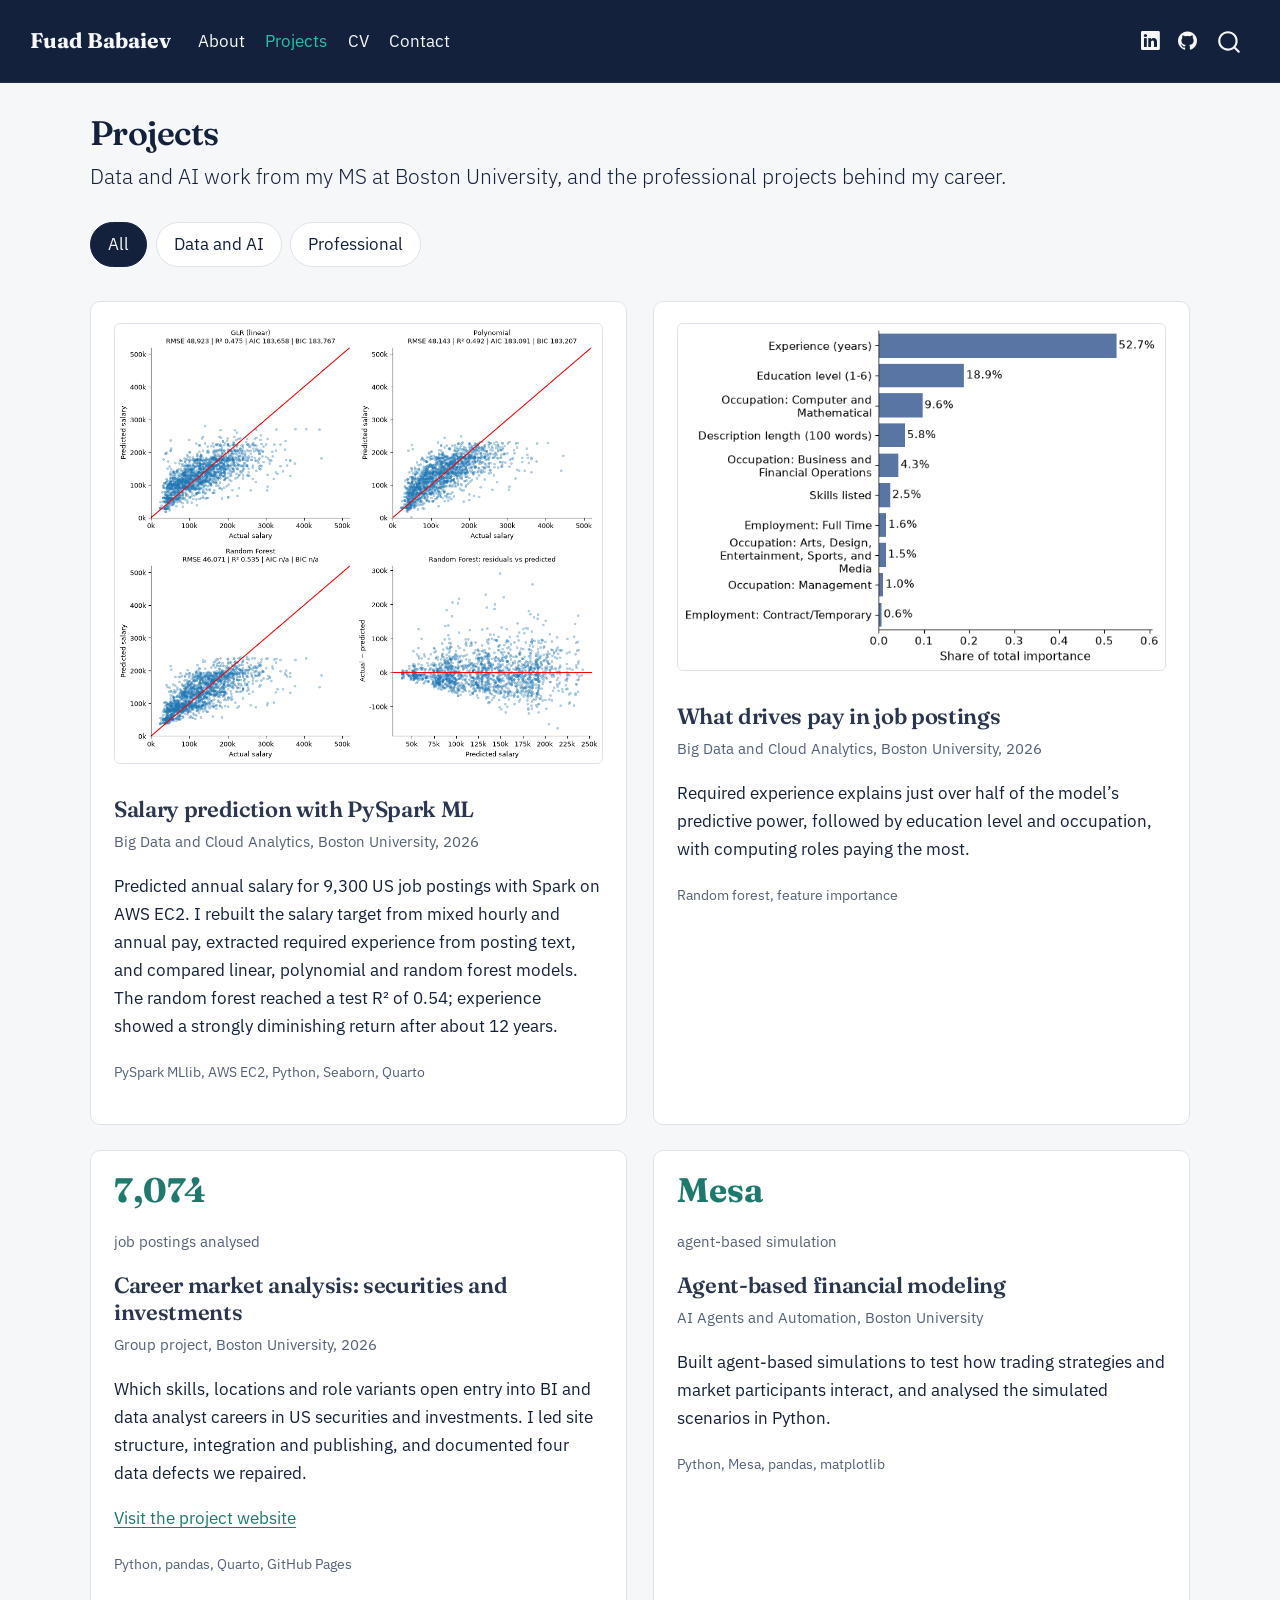
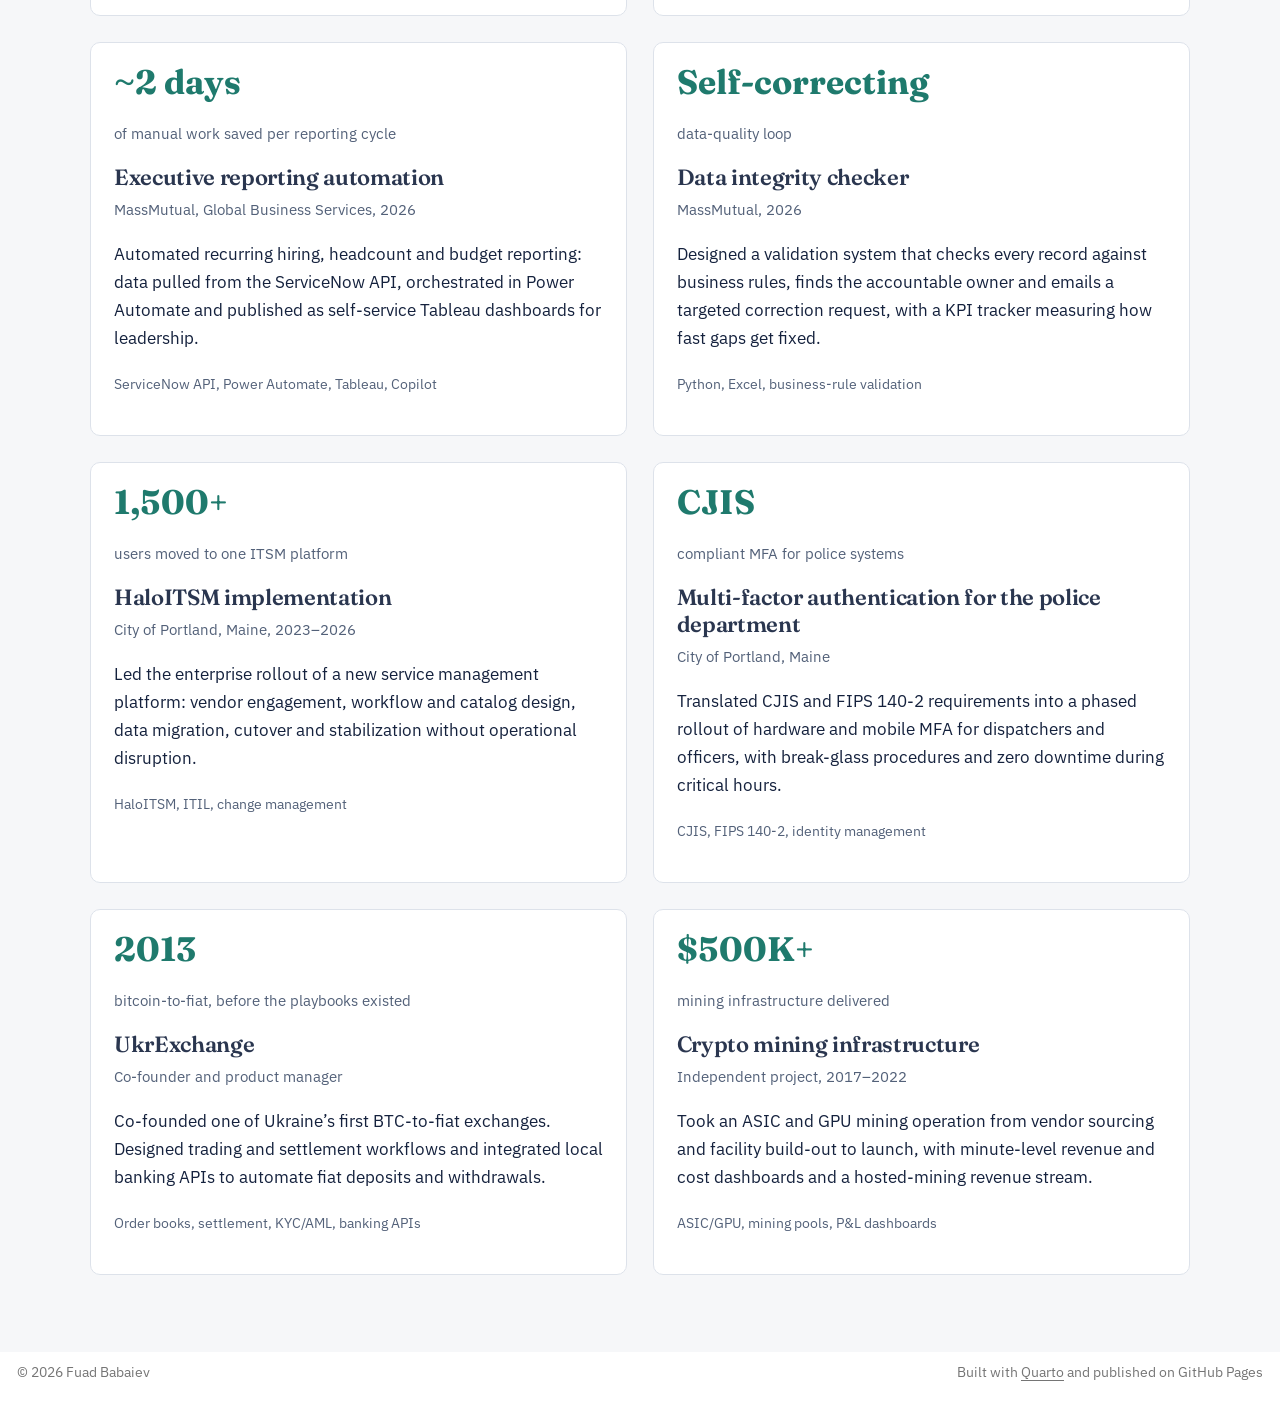
<file: projects.html>
<!DOCTYPE html>
<html xmlns="http://www.w3.org/1999/xhtml" lang="en" xml:lang="en"><head>

<meta charset="utf-8">
<meta name="generator" content="quarto-1.10.19">

<meta name="viewport" content="width=device-width, initial-scale=1.0, user-scalable=yes">


<title>Projects – Fuad Babaiev</title>
<style>
/* Default styles provided by pandoc.
** See https://pandoc.org/MANUAL.html#variables-for-html for config info.
*/
span.smallcaps{font-variant: small-caps;}
div.columns{display: flex; gap: 1.5em;}
div.column{flex: auto;}
@media screen {
div.columns{gap: min(4vw, 1.5em);}
div.column{overflow-x: auto;}
}
div.hanging-indent{margin-left: 1.5em; text-indent: -1.5em;}
ul.task-list{list-style: none;}
ul.task-list li input[type="checkbox"] {
  width: 0.8em;
  margin: 0 0.8em 0.2em -1em; /* quarto-specific, see https://github.com/quarto-dev/quarto-cli/issues/4556 */ 
  vertical-align: middle;
}
</style>


<script src="site_libs/quarto-nav/quarto-nav.js"></script>
<script src="site_libs/quarto-nav/headroom.min.js"></script>
<script src="site_libs/clipboard/clipboard.min.js"></script>
<script src="site_libs/quarto-search/autocomplete.umd.js"></script>
<script src="site_libs/quarto-search/fuse.min.js"></script>
<script src="site_libs/quarto-search/quarto-search.js"></script>
<meta name="quarto:offset" content="./">
<script src="site_libs/quarto-html/quarto.js" type="module"></script>
<script src="site_libs/quarto-html/tabsets/tabsets.js" type="module"></script>
<script src="site_libs/quarto-html/popper.min.js"></script>
<script src="site_libs/quarto-html/tippy.umd.min.js"></script>
<script src="site_libs/quarto-html/anchor.min.js"></script>
<link href="site_libs/quarto-html/tippy.css" rel="stylesheet">
<link href="site_libs/quarto-html/quarto-syntax-highlighting-bf27225e3a48a9273f3daa8f8e829971.css" rel="stylesheet" id="quarto-text-highlighting-styles">
<script src="site_libs/bootstrap/bootstrap.min.js"></script>
<link href="site_libs/bootstrap/bootstrap-icons.css" rel="stylesheet">
<link href="site_libs/bootstrap/bootstrap-d0339d1514077a1135e4457a594f8ff5.min.css" rel="stylesheet" append-hash="true" id="quarto-bootstrap" data-mode="light">
<script id="quarto-search-options" type="application/json">{
  "location": "navbar",
  "copy-button": false,
  "collapse-after": 3,
  "panel-placement": "end",
  "type": "overlay",
  "limit": 50,
  "keyboard-shortcut": [
    "f",
    "/",
    "s"
  ],
  "show-item-context": false,
  "language": {
    "search-no-results-text": "No results",
    "search-matching-documents-text": "matching documents",
    "search-copy-link-title": "Copy link to search",
    "search-hide-matches-text": "Hide additional matches",
    "search-more-match-text": "more match in this document",
    "search-more-matches-text": "more matches in this document",
    "search-clear-button-title": "Clear",
    "search-text-placeholder": "",
    "search-detached-cancel-button-title": "Cancel",
    "search-submit-button-title": "Submit",
    "search-label": "Search"
  }
}</script>
<style>html{ scroll-behavior: smooth; }</style>


<link rel="stylesheet" href="styles.css">
</head>

<body class="nav-fixed projects-page quarto-light">

<div id="quarto-search-results"></div>
  <header id="quarto-header" class="headroom fixed-top">
    <nav class="navbar navbar-expand-lg " data-bs-theme="dark">
      <div class="navbar-container container-fluid">
      <div class="navbar-brand-container mx-auto">
    <a class="navbar-brand" href="./index.html">
    <span class="navbar-title">Fuad Babaiev</span>
    </a>
  </div>
            <div id="quarto-search" class="" title="Search"></div>
          <button class="navbar-toggler" type="button" data-bs-toggle="collapse" data-bs-target="#navbarCollapse" aria-controls="navbarCollapse" role="menu" aria-expanded="false" aria-label="Toggle navigation" onclick="if (window.quartoToggleHeadroom) { window.quartoToggleHeadroom(); }">
  <span class="navbar-toggler-icon"></span>
</button>
          <div class="collapse navbar-collapse" id="navbarCollapse">
            <ul class="navbar-nav navbar-nav-scroll me-auto">
  <li class="nav-item">
    <a class="nav-link" href="./index.html"> 
<span class="menu-text">About</span></a>
  </li>  
  <li class="nav-item">
    <a class="nav-link active" href="./projects.html" aria-current="page"> 
<span class="menu-text">Projects</span></a>
  </li>  
  <li class="nav-item">
    <a class="nav-link" href="./cv.html"> 
<span class="menu-text">CV</span></a>
  </li>  
  <li class="nav-item">
    <a class="nav-link" href="./contact.html"> 
<span class="menu-text">Contact</span></a>
  </li>  
</ul>
            <ul class="navbar-nav navbar-nav-scroll ms-auto">
  <li class="nav-item compact">
    <a class="nav-link" href="https://www.linkedin.com/in/fuad-babaiev"> <i class="bi bi-linkedin" role="img" aria-label="LinkedIn">
</i> 
<span class="menu-text"></span></a>
  </li>  
  <li class="nav-item compact">
    <a class="nav-link" href="https://github.com/fuadbbv"> <i class="bi bi-github" role="img" aria-label="GitHub">
</i> 
<span class="menu-text"></span></a>
  </li>  
</ul>
          </div> <!-- /navcollapse -->
            <div class="quarto-navbar-tools">
</div>
      </div> <!-- /container-fluid -->
    </nav>
</header>
<!-- content -->
<div id="quarto-content" class="quarto-container page-columns page-rows-contents page-layout-full page-navbar">
<!-- sidebar -->
<!-- margin-sidebar -->
    
<!-- main -->
<main class="content column-page" id="quarto-document-content">

<header id="title-block-header" class="quarto-title-block default">
<div class="quarto-title">
<h1 class="title">Projects</h1>
<p class="subtitle lead">Data and AI work from my MS at Boston University, and the professional projects behind my career.</p>
</div>



<div class="quarto-title-meta column-page">

    
  
    
  </div>
  


</header>


<div class="filters" role="group" aria-label="Filter projects">
  <button type="button" data-filter="all" aria-pressed="true">All</button>
  <button type="button" data-filter="data" aria-pressed="false">Data and AI</button>
  <button type="button" data-filter="pro" aria-pressed="false">Professional</button>
</div>
<div class="pgrid">
<div class="pcard" data-cat="data">
<p><img src="images/model_comparison.png" class="img-fluid" alt="Scatter plots of actual versus predicted salary for linear, polynomial and random forest models, plus a residual plot"></p>
<section id="salary-prediction-with-pyspark-ml" class="level3">
<h3 class="anchored" data-anchor-id="salary-prediction-with-pyspark-ml">Salary prediction with PySpark ML</h3>
<p><span class="where">Big Data and Cloud Analytics, Boston University, 2026</span></p>
<p>Predicted annual salary for 9,300 US job postings with Spark on AWS EC2. I rebuilt the salary target from mixed hourly and annual pay, extracted required experience from posting text, and compared linear, polynomial and random forest models. The random forest reached a test R² of 0.54; experience showed a strongly diminishing return after about 12 years.</p>
<p><span class="tools">PySpark MLlib, AWS EC2, Python, Seaborn, Quarto</span></p>
</section>
</div>
<div class="pcard" data-cat="data">
<p><img src="images/rf_feature_importance.png" class="img-fluid" alt="Bar chart of random forest feature importance, led by experience at 52.7 percent"></p>
<section id="what-drives-pay-in-job-postings" class="level3">
<h3 class="anchored" data-anchor-id="what-drives-pay-in-job-postings">What drives pay in job postings</h3>
<p><span class="where">Big Data and Cloud Analytics, Boston University, 2026</span></p>
<p>Required experience explains just over half of the model’s predictive power, followed by education level and occupation, with computing roles paying the most.</p>
<p><span class="tools">Random forest, feature importance</span></p>
</section>
</div>
<div class="pcard" data-cat="data">
<p><span class="metric">7,074</span></p>
<p><span class="metric-label">job postings analysed</span></p>
<section id="career-market-analysis-securities-and-investments" class="level3">
<h3 class="anchored" data-anchor-id="career-market-analysis-securities-and-investments">Career market analysis: securities and investments</h3>
<p><span class="where">Group project, Boston University, 2026</span></p>
<p>Which skills, locations and role variants open entry into BI and data analyst careers in US securities and investments. I led site structure, integration and publishing, and documented four data defects we repaired.</p>
<p><a href="https://fuadbbv.github.io/ad688-career-evaluation-group1/">Visit the project website</a></p>
<p><span class="tools">Python, pandas, Quarto, GitHub Pages</span></p>
</section>
</div>
<div class="pcard" data-cat="data">
<p><span class="metric">Mesa</span></p>
<p><span class="metric-label">agent-based simulation</span></p>
<section id="agent-based-financial-modeling" class="level3">
<h3 class="anchored" data-anchor-id="agent-based-financial-modeling">Agent-based financial modeling</h3>
<p><span class="where">AI Agents and Automation, Boston University</span></p>
<p>Built agent-based simulations to test how trading strategies and market participants interact, and analysed the simulated scenarios in Python.</p>
<p><span class="tools">Python, Mesa, pandas, matplotlib</span></p>
</section>
</div>
<div class="pcard" data-cat="pro">
<p><span class="metric">~2 days</span></p>
<p><span class="metric-label">of manual work saved per reporting cycle</span></p>
<section id="executive-reporting-automation" class="level3">
<h3 class="anchored" data-anchor-id="executive-reporting-automation">Executive reporting automation</h3>
<p><span class="where">MassMutual, Global Business Services, 2026</span></p>
<p>Automated recurring hiring, headcount and budget reporting: data pulled from the ServiceNow API, orchestrated in Power Automate and published as self-service Tableau dashboards for leadership.</p>
<p><span class="tools">ServiceNow API, Power Automate, Tableau, Copilot</span></p>
</section>
</div>
<div class="pcard" data-cat="pro">
<p><span class="metric">Self-correcting</span></p>
<p><span class="metric-label">data-quality loop</span></p>
<section id="data-integrity-checker" class="level3">
<h3 class="anchored" data-anchor-id="data-integrity-checker">Data integrity checker</h3>
<p><span class="where">MassMutual, 2026</span></p>
<p>Designed a validation system that checks every record against business rules, finds the accountable owner and emails a targeted correction request, with a KPI tracker measuring how fast gaps get fixed.</p>
<p><span class="tools">Python, Excel, business-rule validation</span></p>
</section>
</div>
<div class="pcard" data-cat="pro">
<p><span class="metric">1,500+</span></p>
<p><span class="metric-label">users moved to one ITSM platform</span></p>
<section id="haloitsm-implementation" class="level3">
<h3 class="anchored" data-anchor-id="haloitsm-implementation">HaloITSM implementation</h3>
<p><span class="where">City of Portland, Maine, 2023–2026</span></p>
<p>Led the enterprise rollout of a new service management platform: vendor engagement, workflow and catalog design, data migration, cutover and stabilization without operational disruption.</p>
<p><span class="tools">HaloITSM, ITIL, change management</span></p>
</section>
</div>
<div class="pcard" data-cat="pro">
<p><span class="metric">CJIS</span></p>
<p><span class="metric-label">compliant MFA for police systems</span></p>
<section id="multi-factor-authentication-for-the-police-department" class="level3">
<h3 class="anchored" data-anchor-id="multi-factor-authentication-for-the-police-department">Multi-factor authentication for the police department</h3>
<p><span class="where">City of Portland, Maine</span></p>
<p>Translated CJIS and FIPS 140-2 requirements into a phased rollout of hardware and mobile MFA for dispatchers and officers, with break-glass procedures and zero downtime during critical hours.</p>
<p><span class="tools">CJIS, FIPS 140-2, identity management</span></p>
</section>
</div>
<div class="pcard" data-cat="pro">
<p><span class="metric">2013</span></p>
<p><span class="metric-label">bitcoin-to-fiat, before the playbooks existed</span></p>
<section id="ukrexchange" class="level3">
<h3 class="anchored" data-anchor-id="ukrexchange">UkrExchange</h3>
<p><span class="where">Co-founder and product manager</span></p>
<p>Co-founded one of Ukraine’s first BTC-to-fiat exchanges. Designed trading and settlement workflows and integrated local banking APIs to automate fiat deposits and withdrawals.</p>
<p><span class="tools">Order books, settlement, KYC/AML, banking APIs</span></p>
</section>
</div>
<div class="pcard" data-cat="pro">
<p><span class="metric">$500K+</span></p>
<p><span class="metric-label">mining infrastructure delivered</span></p>
<section id="crypto-mining-infrastructure" class="level3">
<h3 class="anchored" data-anchor-id="crypto-mining-infrastructure">Crypto mining infrastructure</h3>
<p><span class="where">Independent project, 2017–2022</span></p>
<p>Took an ASIC and GPU mining operation from vendor sourcing and facility build-out to launch, with minute-level revenue and cost dashboards and a hosted-mining revenue stream.</p>
<p><span class="tools">ASIC/GPU, mining pools, P&amp;L dashboards</span></p>
</section>
</div>
</div>



</main> <!-- /main -->
<script>
(function () {
  var buttons = document.querySelectorAll(".filters button");
  var cards = document.querySelectorAll(".pcard");
  buttons.forEach(function (btn) {
    btn.addEventListener("click", function () {
      var f = btn.getAttribute("data-filter");
      buttons.forEach(function (b) { b.setAttribute("aria-pressed", b === btn ? "true" : "false"); });
      cards.forEach(function (c) {
        c.hidden = !(f === "all" || c.getAttribute("data-cat") === f);
      });
    });
  });
})();
</script>
<script id="quarto-html-after-body" type="application/javascript">
  window.document.addEventListener("DOMContentLoaded", function (event) {
    const icon = "";
    const anchorJS = new window.AnchorJS();
    anchorJS.options = {
      placement: 'right',
      icon: icon
    };
    anchorJS.add('.anchored');
    const isCodeAnnotation = (el) => {
      for (const clz of el.classList) {
        if (clz.startsWith('code-annotation-')) {                     
          return true;
        }
      }
      return false;
    }
    const onCopySuccess = function(e) {
      // button target
      const button = e.trigger;
      // don't keep focus
      button.blur();
      // flash "checked"
      button.classList.add('code-copy-button-checked');
      var currentTitle = button.getAttribute("title");
      button.setAttribute("title", "Copied!");
      let tooltip;
      if (window.bootstrap) {
        button.setAttribute("data-bs-toggle", "tooltip");
        button.setAttribute("data-bs-placement", "left");
        button.setAttribute("data-bs-title", "Copied!");
        tooltip = new bootstrap.Tooltip(button, 
          { trigger: "manual", 
            customClass: "code-copy-button-tooltip",
            offset: [0, -8]});
        tooltip.show();    
      }
      setTimeout(function() {
        if (tooltip) {
          tooltip.hide();
          button.removeAttribute("data-bs-title");
          button.removeAttribute("data-bs-toggle");
          button.removeAttribute("data-bs-placement");
        }
        button.setAttribute("title", currentTitle);
        button.classList.remove('code-copy-button-checked');
      }, 1000);
      // clear code selection
      e.clearSelection();
    }
    const getTextToCopy = function(trigger) {
      const outerScaffold = trigger.parentElement.cloneNode(true);
      const codeEl = outerScaffold.querySelector('code');
      for (const childEl of codeEl.children) {
        if (isCodeAnnotation(childEl)) {
          childEl.remove();
        }
      }
      return codeEl.innerText;
    }
    const clipboard = new window.ClipboardJS('.code-copy-button:not([data-in-quarto-modal])', {
      text: getTextToCopy
    });
    clipboard.on('success', onCopySuccess);
    if (window.document.getElementById('quarto-embedded-source-code-modal')) {
      const clipboardModal = new window.ClipboardJS('.code-copy-button[data-in-quarto-modal]', {
        text: getTextToCopy,
        container: window.document.getElementById('quarto-embedded-source-code-modal')
      });
      clipboardModal.on('success', onCopySuccess);
    }
      var localhostRegex = new RegExp(/^(?:http|https):\/\/localhost\:?[0-9]*\//);
      var mailtoRegex = new RegExp(/^mailto:/);
        var filterRegex = new RegExp("https:\/\/fuadbbv\.github\.io");
      var isInternal = (href) => {
          return filterRegex.test(href) || localhostRegex.test(href) || mailtoRegex.test(href);
      }
      // Inspect non-navigation links and adorn them if external
     var links = window.document.querySelectorAll('a[href]:not(.nav-link):not(.navbar-brand):not(.toc-action):not(.sidebar-link):not(.sidebar-item-toggle):not(.pagination-link):not(.no-external):not([aria-hidden]):not(.dropdown-item):not(.quarto-navigation-tool):not(.about-link)');
      for (var i=0; i<links.length; i++) {
        const link = links[i];
        if (!isInternal(link.href)) {
          // undo the damage that might have been done by quarto-nav.js in the case of
          // links that we want to consider external
          if (link.dataset.originalHref !== undefined) {
            link.href = link.dataset.originalHref;
          }
        }
      }
    function tippyHover(el, contentFn, onTriggerFn, onUntriggerFn) {
      const config = {
        allowHTML: true,
        maxWidth: 500,
        delay: 100,
        arrow: false,
        appendTo: function(el) {
            return el.parentElement;
        },
        interactive: true,
        interactiveBorder: 10,
        theme: 'quarto',
        placement: 'bottom-start',
      };
      if (contentFn) {
        config.content = contentFn;
      }
      if (onTriggerFn) {
        config.onTrigger = onTriggerFn;
      }
      if (onUntriggerFn) {
        config.onUntrigger = onUntriggerFn;
      }
      window.tippy(el, config); 
    }
    const noterefs = window.document.querySelectorAll('a[role="doc-noteref"]');
    for (var i=0; i<noterefs.length; i++) {
      const ref = noterefs[i];
      tippyHover(ref, function() {
        // use id or data attribute instead here
        let href = ref.getAttribute('data-footnote-href') || ref.getAttribute('href');
        try { href = new URL(href).hash; } catch {}
        const id = href.replace(/^#\/?/, "");
        const note = window.document.getElementById(id);
        if (note) {
          return note.innerHTML;
        } else {
          return "";
        }
      });
    }
    const xrefs = window.document.querySelectorAll('a.quarto-xref');
    const processXRef = (id, note) => {
      // Strip column container classes
      const stripColumnClz = (el) => {
        el.classList.remove("page-full", "page-columns");
        if (el.children) {
          for (const child of el.children) {
            stripColumnClz(child);
          }
        }
      }
      stripColumnClz(note)
      if (id === null || id.startsWith('sec-')) {
        // Special case sections, only their first couple elements
        const container = document.createElement("div");
        if (note.children && note.children.length > 2) {
          container.appendChild(note.children[0].cloneNode(true));
          for (let i = 1; i < note.children.length; i++) {
            const child = note.children[i];
            if (child.tagName === "P" && child.innerText === "") {
              continue;
            } else {
              container.appendChild(child.cloneNode(true));
              break;
            }
          }
          if (window.Quarto?.typesetMath) {
            window.Quarto.typesetMath(container);
          }
          return container.innerHTML
        } else {
          if (window.Quarto?.typesetMath) {
            window.Quarto.typesetMath(note);
          }
          return note.innerHTML;
        }
      } else {
        // Remove any anchor links if they are present
        const anchorLink = note.querySelector('a.anchorjs-link');
        if (anchorLink) {
          anchorLink.remove();
        }
        if (window.Quarto?.typesetMath) {
          window.Quarto.typesetMath(note);
        }
        if (note.classList.contains("callout")) {
          return note.outerHTML;
        } else {
          return note.innerHTML;
        }
      }
    }
    for (var i=0; i<xrefs.length; i++) {
      const xref = xrefs[i];
      tippyHover(xref, undefined, function(instance) {
        instance.disable();
        let url = xref.getAttribute('href');
        let hash = undefined; 
        if (url.startsWith('#')) {
          hash = url;
        } else {
          try { hash = new URL(url).hash; } catch {}
        }
        if (hash) {
          const id = hash.replace(/^#\/?/, "");
          const note = window.document.getElementById(id);
          if (note !== null) {
            try {
              const html = processXRef(id, note.cloneNode(true));
              instance.setContent(html);
            } finally {
              instance.enable();
              instance.show();
            }
          } else {
            // See if we can fetch this
            fetch(url.split('#')[0])
            .then(res => res.text())
            .then(html => {
              const parser = new DOMParser();
              const htmlDoc = parser.parseFromString(html, "text/html");
              const note = htmlDoc.getElementById(id);
              if (note !== null) {
                const html = processXRef(id, note);
                instance.setContent(html);
              } 
            }).finally(() => {
              instance.enable();
              instance.show();
            });
          }
        } else {
          // See if we can fetch a full url (with no hash to target)
          // This is a special case and we should probably do some content thinning / targeting
          fetch(url)
          .then(res => res.text())
          .then(html => {
            const parser = new DOMParser();
            const htmlDoc = parser.parseFromString(html, "text/html");
            const note = htmlDoc.querySelector('main.content');
            if (note !== null) {
              // This should only happen for chapter cross references
              // (since there is no id in the URL)
              // remove the first header
              if (note.children.length > 0 && note.children[0].tagName === "HEADER") {
                note.children[0].remove();
              }
              const html = processXRef(null, note);
              instance.setContent(html);
            } 
          }).finally(() => {
            instance.enable();
            instance.show();
          });
        }
      }, function(instance) {
      });
    }
        let selectedAnnoteEl;
        const selectorForAnnotation = ( cell, annotation) => {
          let cellAttr = 'data-code-cell="' + cell + '"';
          let lineAttr = 'data-code-annotation="' +  annotation + '"';
          const selector = 'span[' + cellAttr + '][' + lineAttr + ']';
          return selector;
        }
        const selectCodeLines = (annoteEl) => {
          const doc = window.document;
          const targetCell = annoteEl.getAttribute("data-target-cell");
          const targetAnnotation = annoteEl.getAttribute("data-target-annotation");
          const annoteSpan = window.document.querySelector(selectorForAnnotation(targetCell, targetAnnotation));
          const lines = annoteSpan.getAttribute("data-code-lines").split(",");
          const lineIds = lines.map((line) => {
            return targetCell + "-" + line;
          })
          let top = null;
          let height = null;
          let parent = null;
          if (lineIds.length > 0) {
              //compute the position of the single el (top and bottom and make a div)
              const el = window.document.getElementById(lineIds[0]);
              top = el.offsetTop;
              height = el.offsetHeight;
              parent = el.parentElement.parentElement;
            if (lineIds.length > 1) {
              const lastEl = window.document.getElementById(lineIds[lineIds.length - 1]);
              const bottom = lastEl.offsetTop + lastEl.offsetHeight;
              height = bottom - top;
            }
            if (top !== null && height !== null && parent !== null) {
              // cook up a div (if necessary) and position it 
              let div = window.document.getElementById("code-annotation-line-highlight");
              if (div === null) {
                div = window.document.createElement("div");
                div.setAttribute("id", "code-annotation-line-highlight");
                div.style.position = 'absolute';
                parent.appendChild(div);
              }
              div.style.top = top - 2 + "px";
              div.style.height = height + 4 + "px";
              div.style.left = 0;
              let gutterDiv = window.document.getElementById("code-annotation-line-highlight-gutter");
              if (gutterDiv === null) {
                gutterDiv = window.document.createElement("div");
                gutterDiv.setAttribute("id", "code-annotation-line-highlight-gutter");
                gutterDiv.style.position = 'absolute';
                const codeCell = window.document.getElementById(targetCell);
                const gutter = codeCell.querySelector('.code-annotation-gutter');
                gutter.appendChild(gutterDiv);
              }
              gutterDiv.style.top = top - 2 + "px";
              gutterDiv.style.height = height + 4 + "px";
            }
            selectedAnnoteEl = annoteEl;
          }
        };
        const unselectCodeLines = () => {
          const elementsIds = ["code-annotation-line-highlight", "code-annotation-line-highlight-gutter"];
          elementsIds.forEach((elId) => {
            const div = window.document.getElementById(elId);
            if (div) {
              div.remove();
            }
          });
          selectedAnnoteEl = undefined;
        };
          // Handle positioning of the toggle
      window.addEventListener(
        "resize",
        throttle(() => {
          elRect = undefined;
          if (selectedAnnoteEl) {
            selectCodeLines(selectedAnnoteEl);
          }
        }, 10)
      );
      function throttle(fn, ms) {
      let throttle = false;
      let timer;
        return (...args) => {
          if(!throttle) { // first call gets through
              fn.apply(this, args);
              throttle = true;
          } else { // all the others get throttled
              if(timer) clearTimeout(timer); // cancel #2
              timer = setTimeout(() => {
                fn.apply(this, args);
                timer = throttle = false;
              }, ms);
          }
        };
      }
        // Attach click handler to the DT
        const annoteDls = window.document.querySelectorAll('dt[data-target-cell]');
        for (const annoteDlNode of annoteDls) {
          annoteDlNode.addEventListener('click', (event) => {
            const clickedEl = event.target;
            if (clickedEl !== selectedAnnoteEl) {
              unselectCodeLines();
              const activeEl = window.document.querySelector('dt[data-target-cell].code-annotation-active');
              if (activeEl) {
                activeEl.classList.remove('code-annotation-active');
              }
              selectCodeLines(clickedEl);
              clickedEl.classList.add('code-annotation-active');
            } else {
              // Unselect the line
              unselectCodeLines();
              clickedEl.classList.remove('code-annotation-active');
            }
          });
        }
    const findCites = (el) => {
      const parentEl = el.parentElement;
      if (parentEl) {
        const cites = parentEl.dataset.cites;
        if (cites) {
          return {
            el,
            cites: cites.split(' ')
          };
        } else {
          return findCites(el.parentElement)
        }
      } else {
        return undefined;
      }
    };
    var bibliorefs = window.document.querySelectorAll('a[role="doc-biblioref"]');
    for (var i=0; i<bibliorefs.length; i++) {
      const ref = bibliorefs[i];
      const citeInfo = findCites(ref);
      if (citeInfo) {
        tippyHover(citeInfo.el, function() {
          var popup = window.document.createElement('div');
          citeInfo.cites.forEach(function(cite) {
            var citeDiv = window.document.createElement('div');
            citeDiv.classList.add('hanging-indent');
            citeDiv.classList.add('csl-entry');
            var biblioDiv = window.document.getElementById('ref-' + cite);
            if (biblioDiv) {
              citeDiv.innerHTML = biblioDiv.innerHTML;
            }
            popup.appendChild(citeDiv);
          });
          return popup.innerHTML;
        });
      }
    }
  });
  </script>
</div> <!-- /content -->
<footer class="footer">
  <div class="nav-footer">
    <div class="nav-footer-left">
<p>© 2026 Fuad Babaiev</p>
</div>   
    <div class="nav-footer-center">
      &nbsp;
    </div>
    <div class="nav-footer-right">
<p>Built with <a href="https://quarto.org">Quarto</a> and published on GitHub Pages</p>
</div>
  </div>
</footer>




<script src="site_libs/quarto-html/zenscroll-min.js"></script>
</body></html>
</file>
<file: site_libs/quarto-html/tippy.css>
.tippy-box[data-animation=fade][data-state=hidden]{opacity:0}[data-tippy-root]{max-width:calc(100vw - 10px)}.tippy-box{position:relative;background-color:#333;color:#fff;border-radius:4px;font-size:14px;line-height:1.4;white-space:normal;outline:0;transition-property:transform,visibility,opacity}.tippy-box[data-placement^=top]>.tippy-arrow{bottom:0}.tippy-box[data-placement^=top]>.tippy-arrow:before{bottom:-7px;left:0;border-width:8px 8px 0;border-top-color:initial;transform-origin:center top}.tippy-box[data-placement^=bottom]>.tippy-arrow{top:0}.tippy-box[data-placement^=bottom]>.tippy-arrow:before{top:-7px;left:0;border-width:0 8px 8px;border-bottom-color:initial;transform-origin:center bottom}.tippy-box[data-placement^=left]>.tippy-arrow{right:0}.tippy-box[data-placement^=left]>.tippy-arrow:before{border-width:8px 0 8px 8px;border-left-color:initial;right:-7px;transform-origin:center left}.tippy-box[data-placement^=right]>.tippy-arrow{left:0}.tippy-box[data-placement^=right]>.tippy-arrow:before{left:-7px;border-width:8px 8px 8px 0;border-right-color:initial;transform-origin:center right}.tippy-box[data-inertia][data-state=visible]{transition-timing-function:cubic-bezier(.54,1.5,.38,1.11)}.tippy-arrow{width:16px;height:16px;color:#333}.tippy-arrow:before{content:"";position:absolute;border-color:transparent;border-style:solid}.tippy-content{position:relative;padding:5px 9px;z-index:1}
</file>
<file: site_libs/quarto-html/quarto-syntax-highlighting-bf27225e3a48a9273f3daa8f8e829971.css>
/* quarto syntax highlight colors */
:root {
  --quarto-hl-ot-color: #003B4F;
  --quarto-hl-at-color: #657422;
  --quarto-hl-ss-color: #20794D;
  --quarto-hl-an-color: #5E5E5E;
  --quarto-hl-fu-color: #4758AB;
  --quarto-hl-st-color: #20794D;
  --quarto-hl-cf-color: #003B4F;
  --quarto-hl-op-color: #5E5E5E;
  --quarto-hl-er-color: #AD0000;
  --quarto-hl-bn-color: #AD0000;
  --quarto-hl-al-color: #AD0000;
  --quarto-hl-va-color: #111111;
  --quarto-hl-bu-color: inherit;
  --quarto-hl-ex-color: inherit;
  --quarto-hl-pp-color: #AD0000;
  --quarto-hl-in-color: #5E5E5E;
  --quarto-hl-vs-color: #20794D;
  --quarto-hl-wa-color: #5E5E5E;
  --quarto-hl-do-color: #5E5E5E;
  --quarto-hl-im-color: #00769E;
  --quarto-hl-ch-color: #20794D;
  --quarto-hl-dt-color: #AD0000;
  --quarto-hl-fl-color: #AD0000;
  --quarto-hl-co-color: #5E5E5E;
  --quarto-hl-cv-color: #5E5E5E;
  --quarto-hl-cn-color: #8f5902;
  --quarto-hl-sc-color: #5E5E5E;
  --quarto-hl-dv-color: #AD0000;
  --quarto-hl-kw-color: #003B4F;
}

/* other quarto variables */
:root {
  --quarto-font-monospace: SFMono-Regular, Menlo, Monaco, Consolas, "Liberation Mono", "Courier New", monospace;
}

/* syntax highlight based on Pandoc's rules */
pre > code.sourceCode > span {
  color: #003B4F;
}

code.sourceCode > span {
  color: #003B4F;
}

div.sourceCode,
div.sourceCode pre.sourceCode {
  color: #003B4F;
}

/* Normal */
code span {
  color: #003B4F;
}

/* Alert */
code span.al {
  color: #AD0000;
  font-style: inherit;
}

/* Annotation */
code span.an {
  color: #5E5E5E;
  font-style: inherit;
}

/* Attribute */
code span.at {
  color: #657422;
  font-style: inherit;
}

/* BaseN */
code span.bn {
  color: #AD0000;
  font-style: inherit;
}

/* BuiltIn */
code span.bu {
  font-style: inherit;
}

/* ControlFlow */
code span.cf {
  color: #003B4F;
  font-weight: bold;
  font-style: inherit;
}

/* Char */
code span.ch {
  color: #20794D;
  font-style: inherit;
}

/* Constant */
code span.cn {
  color: #8f5902;
  font-style: inherit;
}

/* Comment */
code span.co {
  color: #5E5E5E;
  font-style: inherit;
}

/* CommentVar */
code span.cv {
  color: #5E5E5E;
  font-style: italic;
}

/* Documentation */
code span.do {
  color: #5E5E5E;
  font-style: italic;
}

/* DataType */
code span.dt {
  color: #AD0000;
  font-style: inherit;
}

/* DecVal */
code span.dv {
  color: #AD0000;
  font-style: inherit;
}

/* Error */
code span.er {
  color: #AD0000;
  font-style: inherit;
}

/* Extension */
code span.ex {
  font-style: inherit;
}

/* Float */
code span.fl {
  color: #AD0000;
  font-style: inherit;
}

/* Function */
code span.fu {
  color: #4758AB;
  font-style: inherit;
}

/* Import */
code span.im {
  color: #00769E;
  font-style: inherit;
}

/* Information */
code span.in {
  color: #5E5E5E;
  font-style: inherit;
}

/* Keyword */
code span.kw {
  color: #003B4F;
  font-weight: bold;
  font-style: inherit;
}

/* Operator */
code span.op {
  color: #5E5E5E;
  font-style: inherit;
}

/* Other */
code span.ot {
  color: #003B4F;
  font-style: inherit;
}

/* Preprocessor */
code span.pp {
  color: #AD0000;
  font-style: inherit;
}

/* SpecialChar */
code span.sc {
  color: #5E5E5E;
  font-style: inherit;
}

/* SpecialString */
code span.ss {
  color: #20794D;
  font-style: inherit;
}

/* String */
code span.st {
  color: #20794D;
  font-style: inherit;
}

/* Variable */
code span.va {
  color: #111111;
  font-style: inherit;
}

/* VerbatimString */
code span.vs {
  color: #20794D;
  font-style: inherit;
}

/* Warning */
code span.wa {
  color: #5E5E5E;
  font-style: italic;
}

.prevent-inlining {
  content: "</";
}

/*# sourceMappingURL=8be38f48d34c45af72792cbd699585e7.css.map */
</file>
<file: styles.css>
/* ---------- Tokens ---------- */
@import url("https://fonts.googleapis.com/css2?family=Fraunces:opsz,wght@9..144,500;9..144,700&family=IBM+Plex+Sans:wght@400;500;600&family=IBM+Plex+Mono:wght@400;500&display=swap");

:root {
  --ink: #14213d;        /* midnight: hero, navbar, headings */
  --ink-2: #1e2f52;      /* raised surface on ink */
  --paper: #f6f7f9;      /* page background */
  --slate: #536179;      /* secondary text */
  --rule: #dde2ea;       /* hairlines */
  --teal: #1f7a6d;       /* links, actions */
  --gold: #c9a24a;       /* ledger accent: hashes, highlights */
  --serif: "Fraunces", Georgia, serif;
  --sans: "IBM Plex Sans", system-ui, sans-serif;
  --mono: "IBM Plex Mono", ui-monospace, monospace;
}

body {
  font-family: var(--sans);
  background: var(--paper);
  color: var(--ink);
  line-height: 1.65;
}
h1, h2, h3, .title { font-family: var(--serif); color: var(--ink); letter-spacing: -0.015em; }
a { color: var(--teal); text-underline-offset: 3px; }
a:hover { color: var(--ink); }
a:focus-visible, button:focus-visible { outline: 3px solid var(--gold); outline-offset: 3px; }

.navbar { border-bottom: 1px solid var(--ink-2); }
.navbar-brand .navbar-title { font-family: var(--serif); font-weight: 700; }

/* ---------- Buttons ---------- */
.btn-solid, .btn-line {
  display: inline-block;
  padding: 0.65rem 1.25rem;
  border-radius: 6px;
  font-weight: 500;
  text-decoration: none;
  transition: background-color 0.15s, color 0.15s;
}
.btn-solid { background: var(--gold); color: var(--ink) !important; }
.btn-solid:hover { background: #e0bc66; }
.btn-line { border: 1px solid rgba(246, 247, 249, 0.5); color: var(--paper) !important; }
.btn-line:hover { background: rgba(246, 247, 249, 0.1); }
.btn-dark { background: var(--teal); color: #fff !important; }
.btn-dark:hover { background: var(--ink); }

/* ---------- Home: hero ---------- */
.hero {
  background-color: var(--ink);
  /* faint ledger grid */
  background-image:
    linear-gradient(rgba(246,247,249,0.04) 1px, transparent 1px),
    linear-gradient(90deg, rgba(246,247,249,0.04) 1px, transparent 1px);
  background-size: 32px 32px;
  color: var(--paper);
  margin: 0 calc(50% - 50vw);
  padding: 4.5rem 1.5rem 3.5rem;
}
.hero-inner {
  max-width: 1100px;
  margin: 0 auto;
  display: grid;
  grid-template-columns: minmax(0, 1.6fr) minmax(0, 1fr);
  gap: 3rem;
  align-items: center;
}
.hero h1 {
  color: var(--paper);
  font-size: clamp(2.6rem, 6vw, 4.4rem);
  line-height: 1.02;
  margin: 0 0 1.25rem;
}
.hero-role { font-size: 1.15rem; color: var(--gold); margin-bottom: 0.75rem; }
.hero-lede { font-size: 1.15rem; max-width: 34em; color: #d6dce7; }
.hero-actions { display: flex; gap: 0.75rem; flex-wrap: wrap; margin-top: 1.75rem; }
.hero-photo {
  width: 100%;
  max-width: 320px;
  justify-self: end;
  aspect-ratio: 1;
  object-fit: cover;
  border-radius: 50%;
  border: 6px solid var(--ink-2);
  box-shadow: 0 0 0 1px var(--gold);
}

/* ---------- Home: career chain ---------- */
.chain-section {
  background-color: var(--ink);
  background-image:
    linear-gradient(rgba(246,247,249,0.04) 1px, transparent 1px),
    linear-gradient(90deg, rgba(246,247,249,0.04) 1px, transparent 1px);
  background-size: 32px 32px;
  background-position: 0 -16px;
  margin: 0 calc(50% - 50vw);
  padding: 0 1.5rem 3.5rem;
  color: var(--paper);
}
.chain-head { max-width: 1100px; margin: 0 auto 1.25rem; }
.chain-head h2 { color: var(--paper); font-size: 1.6rem; margin: 0; border: 0; }
.chain-head p { color: #b8c1d1; margin: 0.25rem 0 0; }

.chain {
  max-width: 1100px;
  margin: 0 auto;
  display: flex;
  gap: 2.25rem;
  overflow-x: auto;
  padding: 0.5rem 0.25rem 1.25rem;
  scroll-snap-type: x proximity;
  scrollbar-color: var(--gold) transparent;
}
.block {
  position: relative;
  flex: 0 0 210px;
  scroll-snap-align: start;
  background: var(--ink-2);
  border: 1px solid #2e4470;
  border-radius: 8px;
  padding: 0.9rem 1rem 1rem;
}
/* link to the previous block */
.block + .block::before {
  content: "";
  position: absolute;
  left: -2.25rem;
  top: 2.1rem;
  width: 2.25rem;
  height: 2px;
  background: var(--gold);
  transform-origin: left;
}
.block .year { font-family: var(--serif); font-size: 1.5rem; font-weight: 700; color: var(--paper); }
.block .name { font-weight: 600; margin: 0.15rem 0 0.35rem; color: var(--paper); }
.block .what { font-size: 0.9rem; color: #c3cad7; line-height: 1.45; }
.block .hash {
  font-family: var(--mono);
  font-size: 0.72rem;
  color: var(--gold);
  margin-top: 0.75rem;
  white-space: nowrap;
}
.block.current { border-color: var(--gold); }

/* build animation: only when JS adds .is-building */
.chain.is-building .block { animation: block-in 0.45s ease-out both; }
.chain.is-building .block + .block::before { animation: link-in 0.3s ease-out both; animation-delay: inherit; }
@keyframes block-in { from { opacity: 0; transform: translateY(10px); } to { opacity: 1; transform: none; } }
@keyframes link-in { from { transform: scaleX(0); } to { transform: scaleX(1); } }
@media (prefers-reduced-motion: reduce) {
  .chain.is-building .block, .chain.is-building .block + .block::before { animation: none; }
}

/* ---------- Home: body ---------- */
.home-body { max-width: 760px; margin: 3rem auto 1rem; }
.home-body h2 { font-size: 1.7rem; margin-top: 2.5rem; }
.focus {
  max-width: 1100px;
  margin: 2.5rem auto;
  display: grid;
  grid-template-columns: repeat(3, minmax(0, 1fr));
  gap: 2rem;
}
.focus > div { border-top: 3px solid var(--ink); padding-top: 0.9rem; }
.focus h3 { font-size: 1.2rem; margin: 0 0 0.4rem; }
.focus p { color: var(--slate); margin: 0; }

/* ---------- Projects ---------- */
.filters { display: flex; gap: 0.5rem; flex-wrap: wrap; margin: 1rem 0 2rem; }
.filters button {
  font: inherit;
  padding: 0.45rem 1rem;
  border-radius: 999px;
  border: 1px solid var(--rule);
  background: #fff;
  color: var(--ink);
  cursor: pointer;
}
.filters button[aria-pressed="true"] { background: var(--ink); color: var(--paper); border-color: var(--ink); }

.pgrid { display: grid; grid-template-columns: repeat(2, minmax(0, 1fr)); gap: 1.5rem; }
.pcard {
  background: #fff;
  border: 1px solid var(--rule);
  border-radius: 10px;
  padding: 1.25rem 1.35rem;
  display: flex;
  flex-direction: column;
}
.pcard.wide { grid-column: 1 / -1; }
.pcard img { width: 100%; border-radius: 6px; margin-bottom: 0.9rem; border: 1px solid var(--rule); }
.pcard h3 { font-size: 1.3rem; margin: 0 0 0.25rem; }
.pcard .where { color: var(--slate); font-size: 0.9rem; margin-bottom: 0.6rem; }
.pcard .metric {
  font-family: var(--serif);
  font-size: 2rem;
  font-weight: 700;
  color: var(--teal);
  line-height: 1.1;
}
.pcard .metric-label { color: var(--slate); font-size: 0.9rem; margin-bottom: 0.6rem; }
.pcard .tools { margin-top: auto; padding-top: 0.6rem; font-size: 0.85rem; color: var(--slate); }
.pcard[hidden] { display: none; }

/* ---------- CV and contact ---------- */
.cv-frame { width: 100%; height: 900px; border: 1px solid var(--rule); border-radius: 6px; }
.contact-big { font-family: var(--serif); font-size: clamp(1.6rem, 4vw, 2.4rem); margin: 1.5rem 0; }

/* ---------- Responsive ---------- */
@media (max-width: 860px) {
  .hero-inner { grid-template-columns: 1fr; }
  .hero-photo { justify-self: start; max-width: 200px; order: -1; }
  .focus, .pgrid { grid-template-columns: 1fr; }
}

/* Home: hero sits flush under the navbar */
main.content:has(> .hero) { margin-top: 0 !important; padding-top: 0 !important; }
main.content > .hero:first-child { margin-top: 0; }

/* Projects page: wider grid on a full-width layout */
.projects-page .filters,
.projects-page .pgrid,
.projects-page #title-block-header { max-width: 1100px; margin-left: auto; margin-right: auto; }
main.content:has(> .hero) > #title-block-header { display: none; }
</file>
